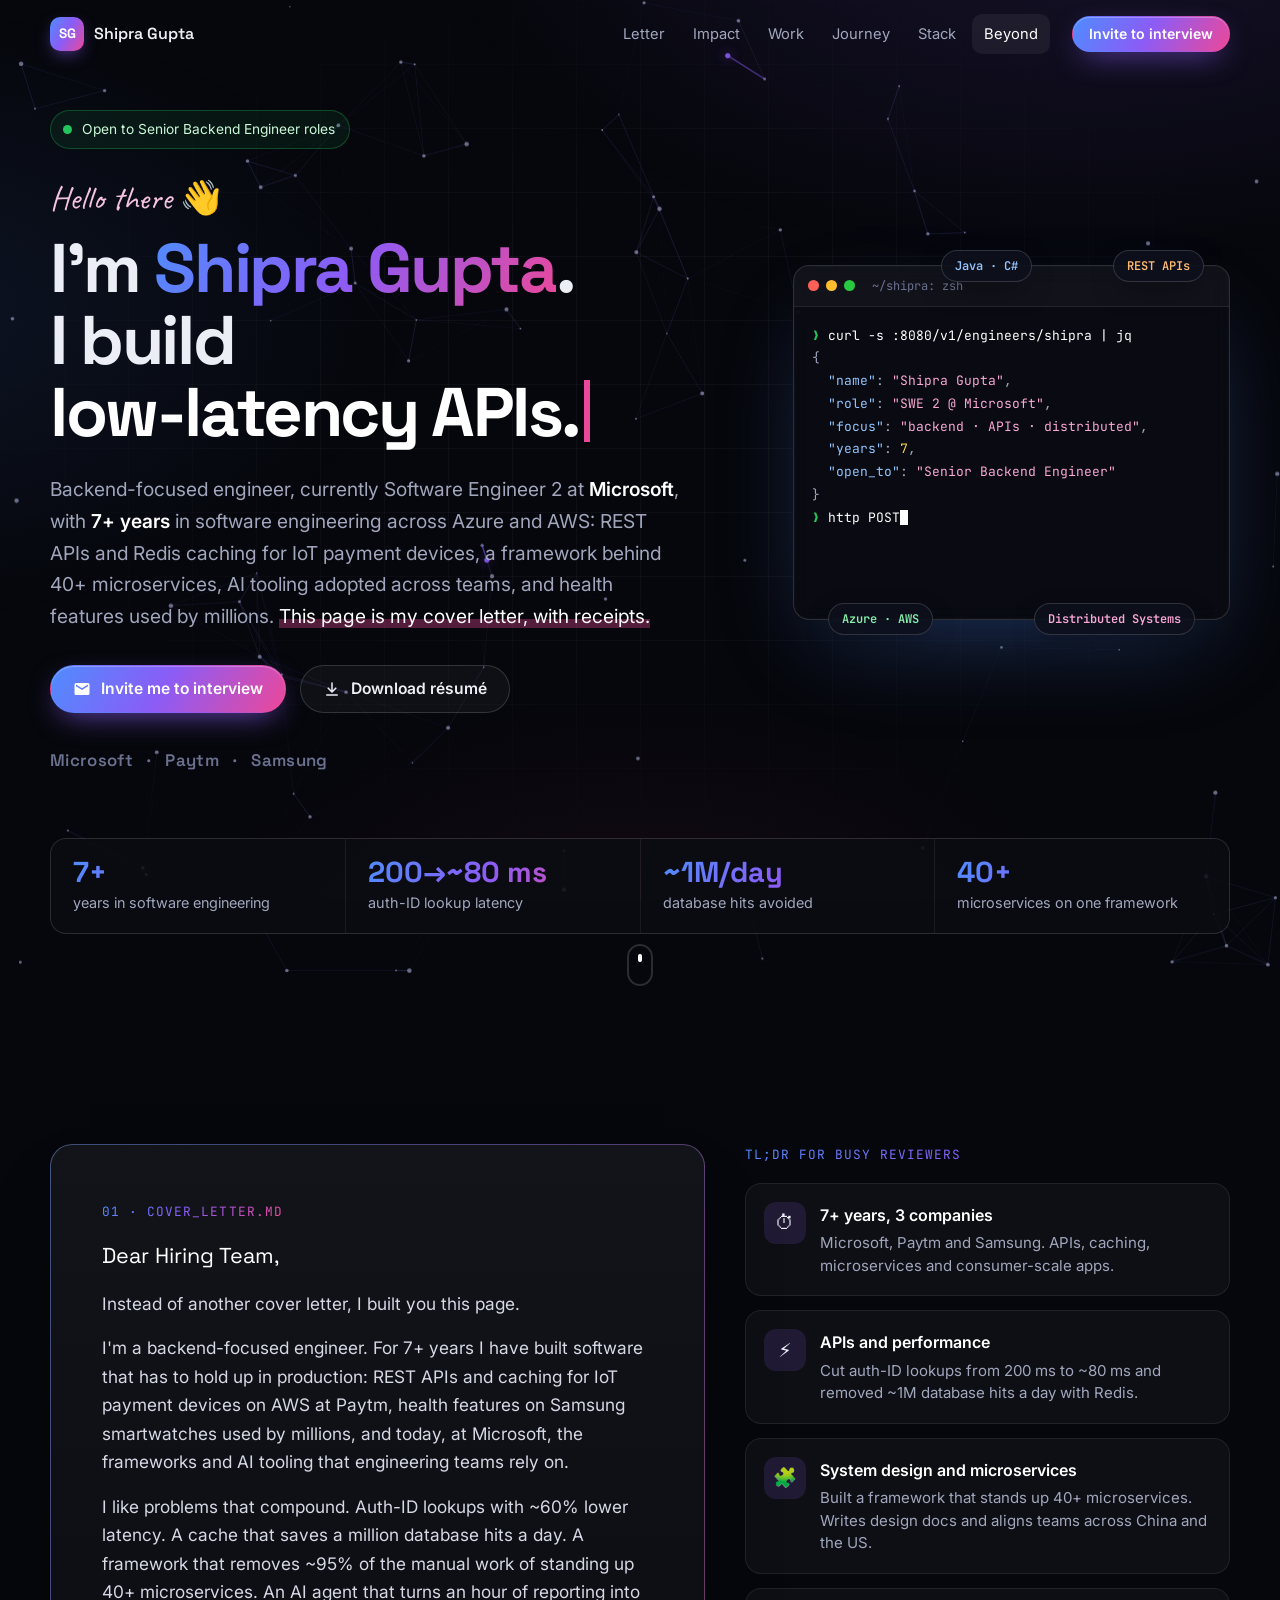
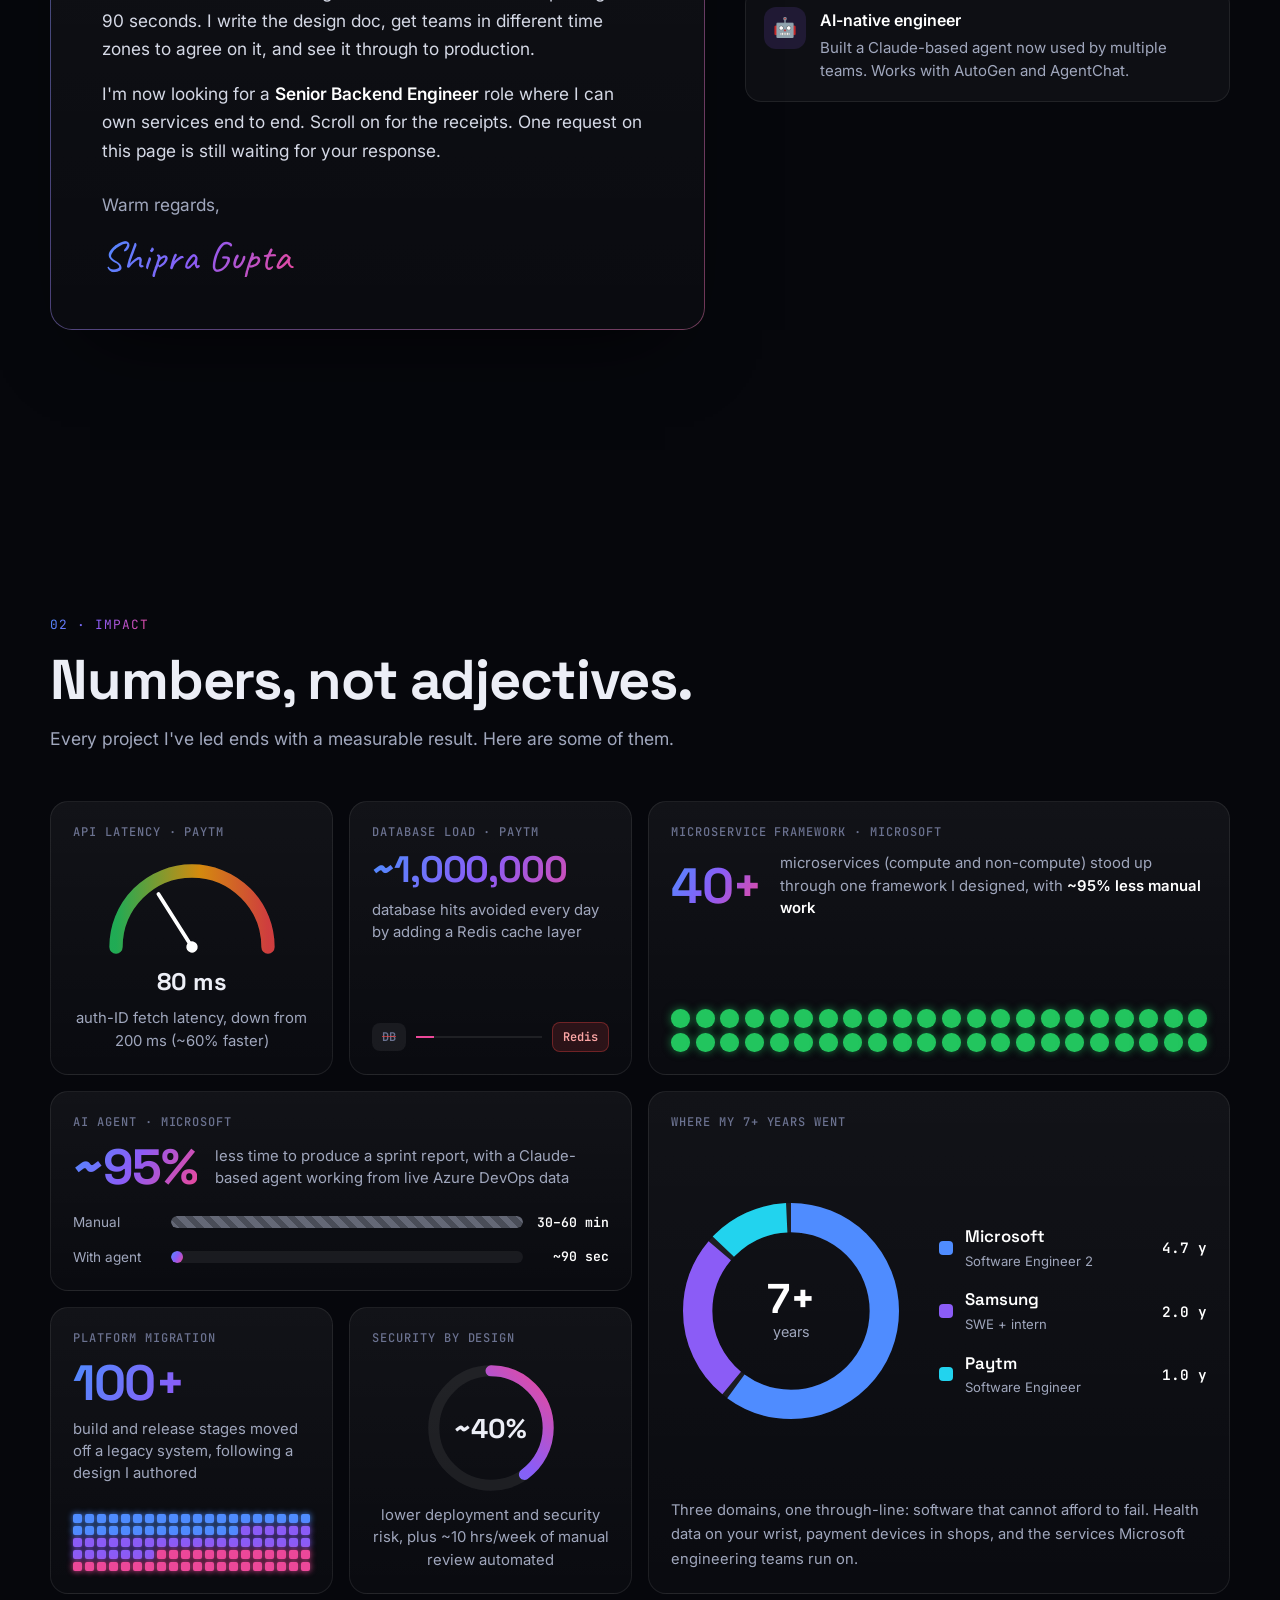
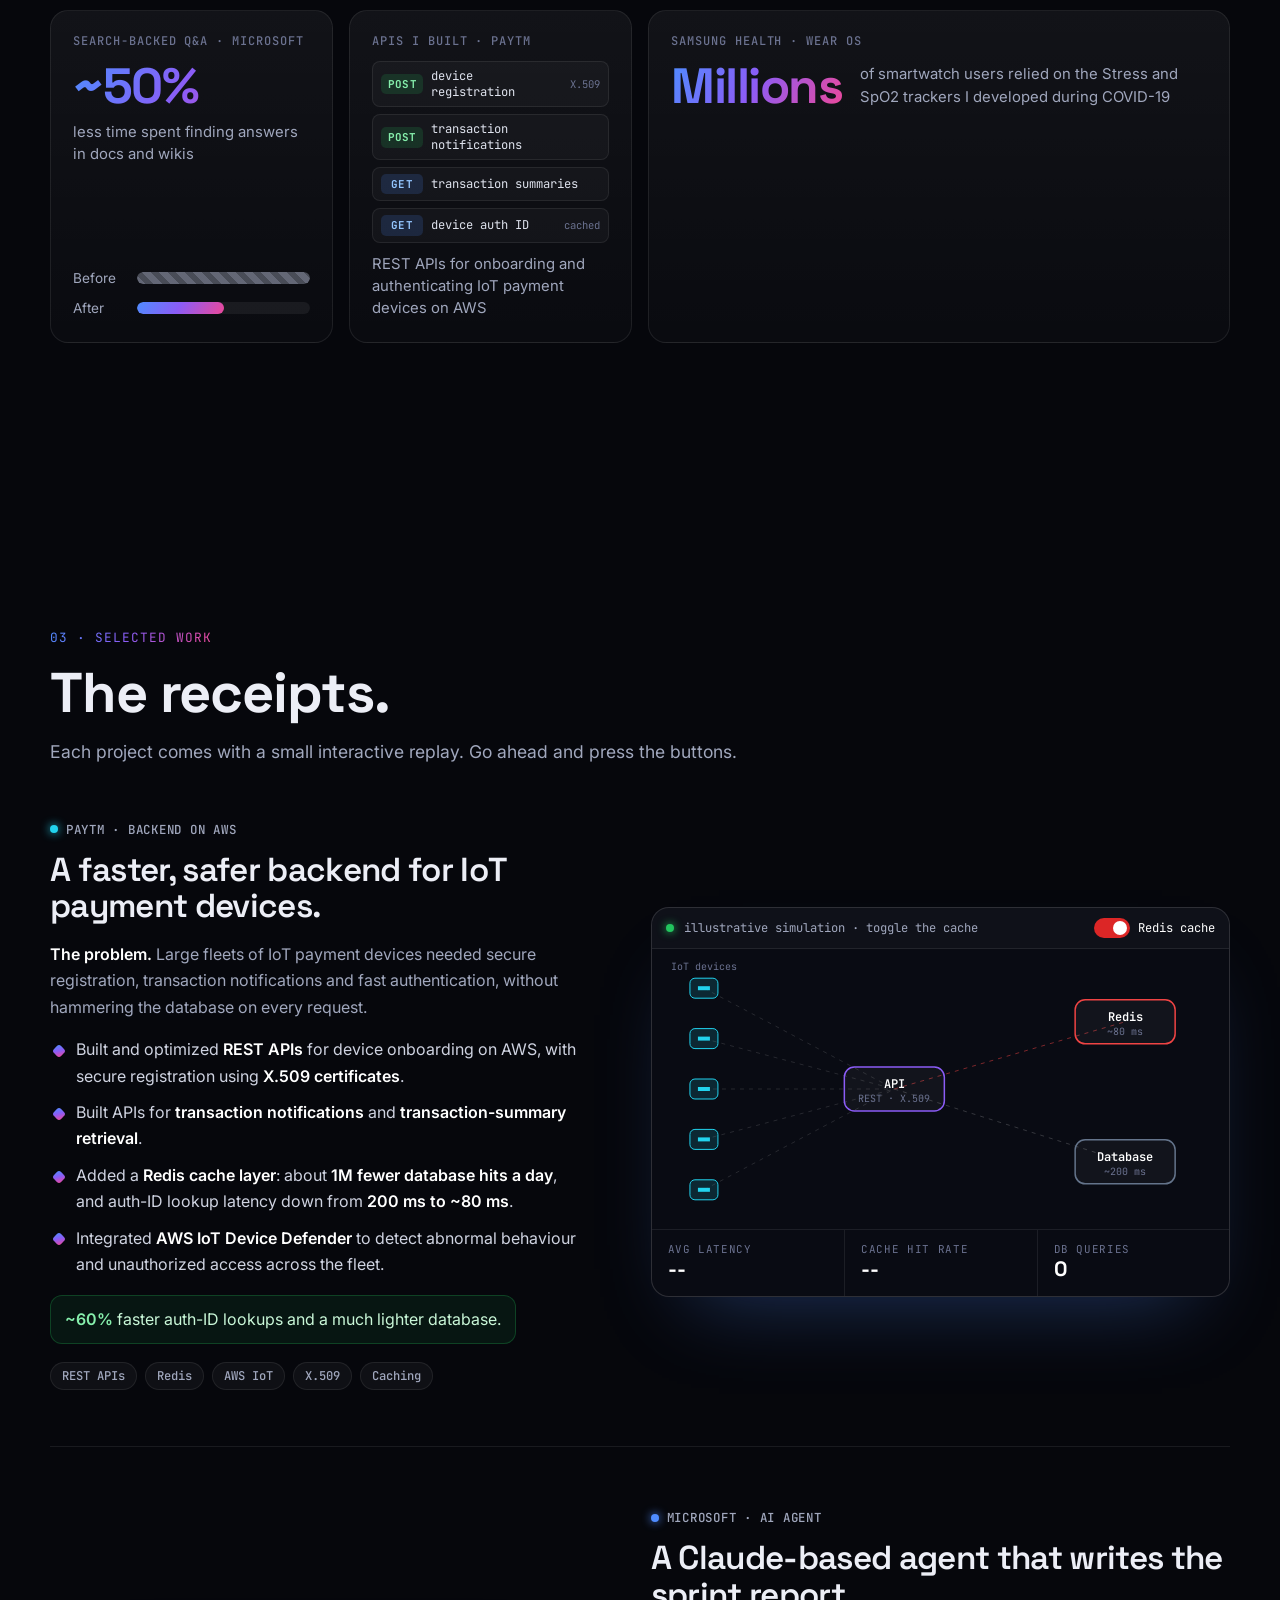
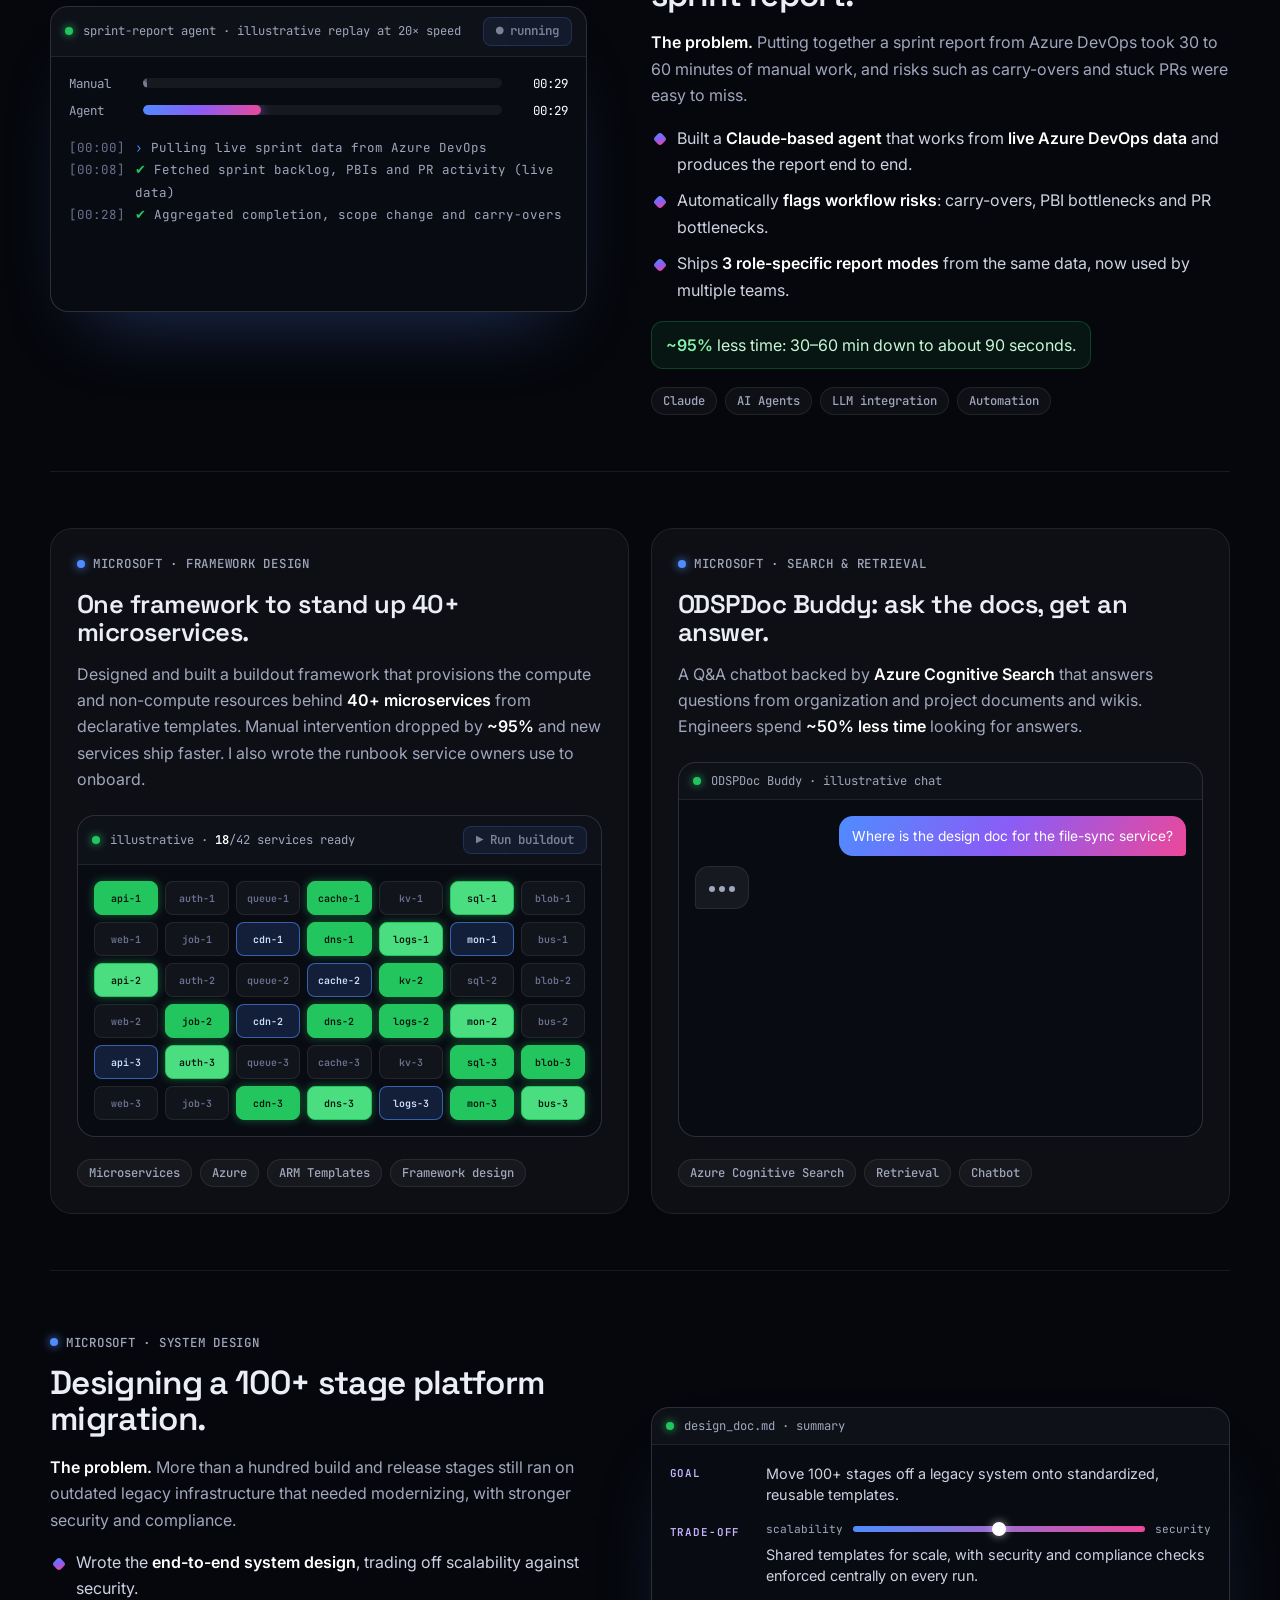
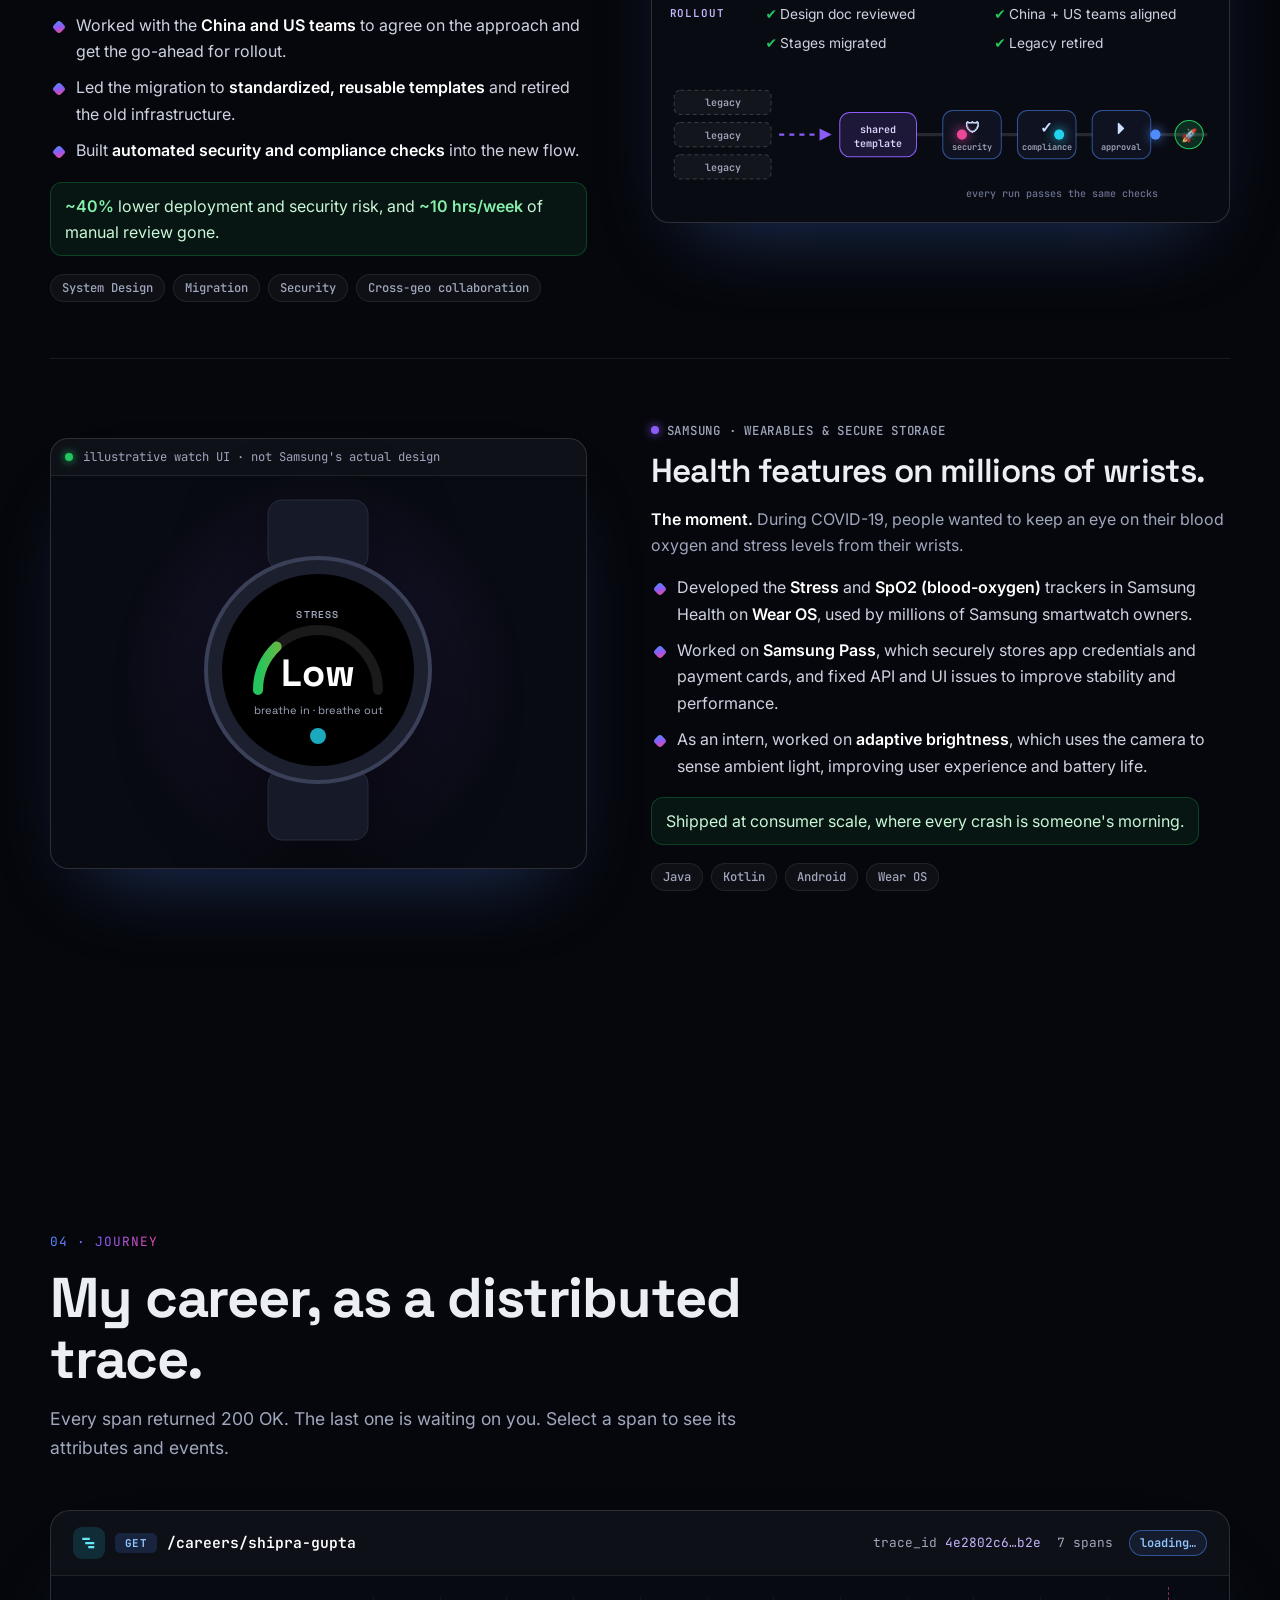
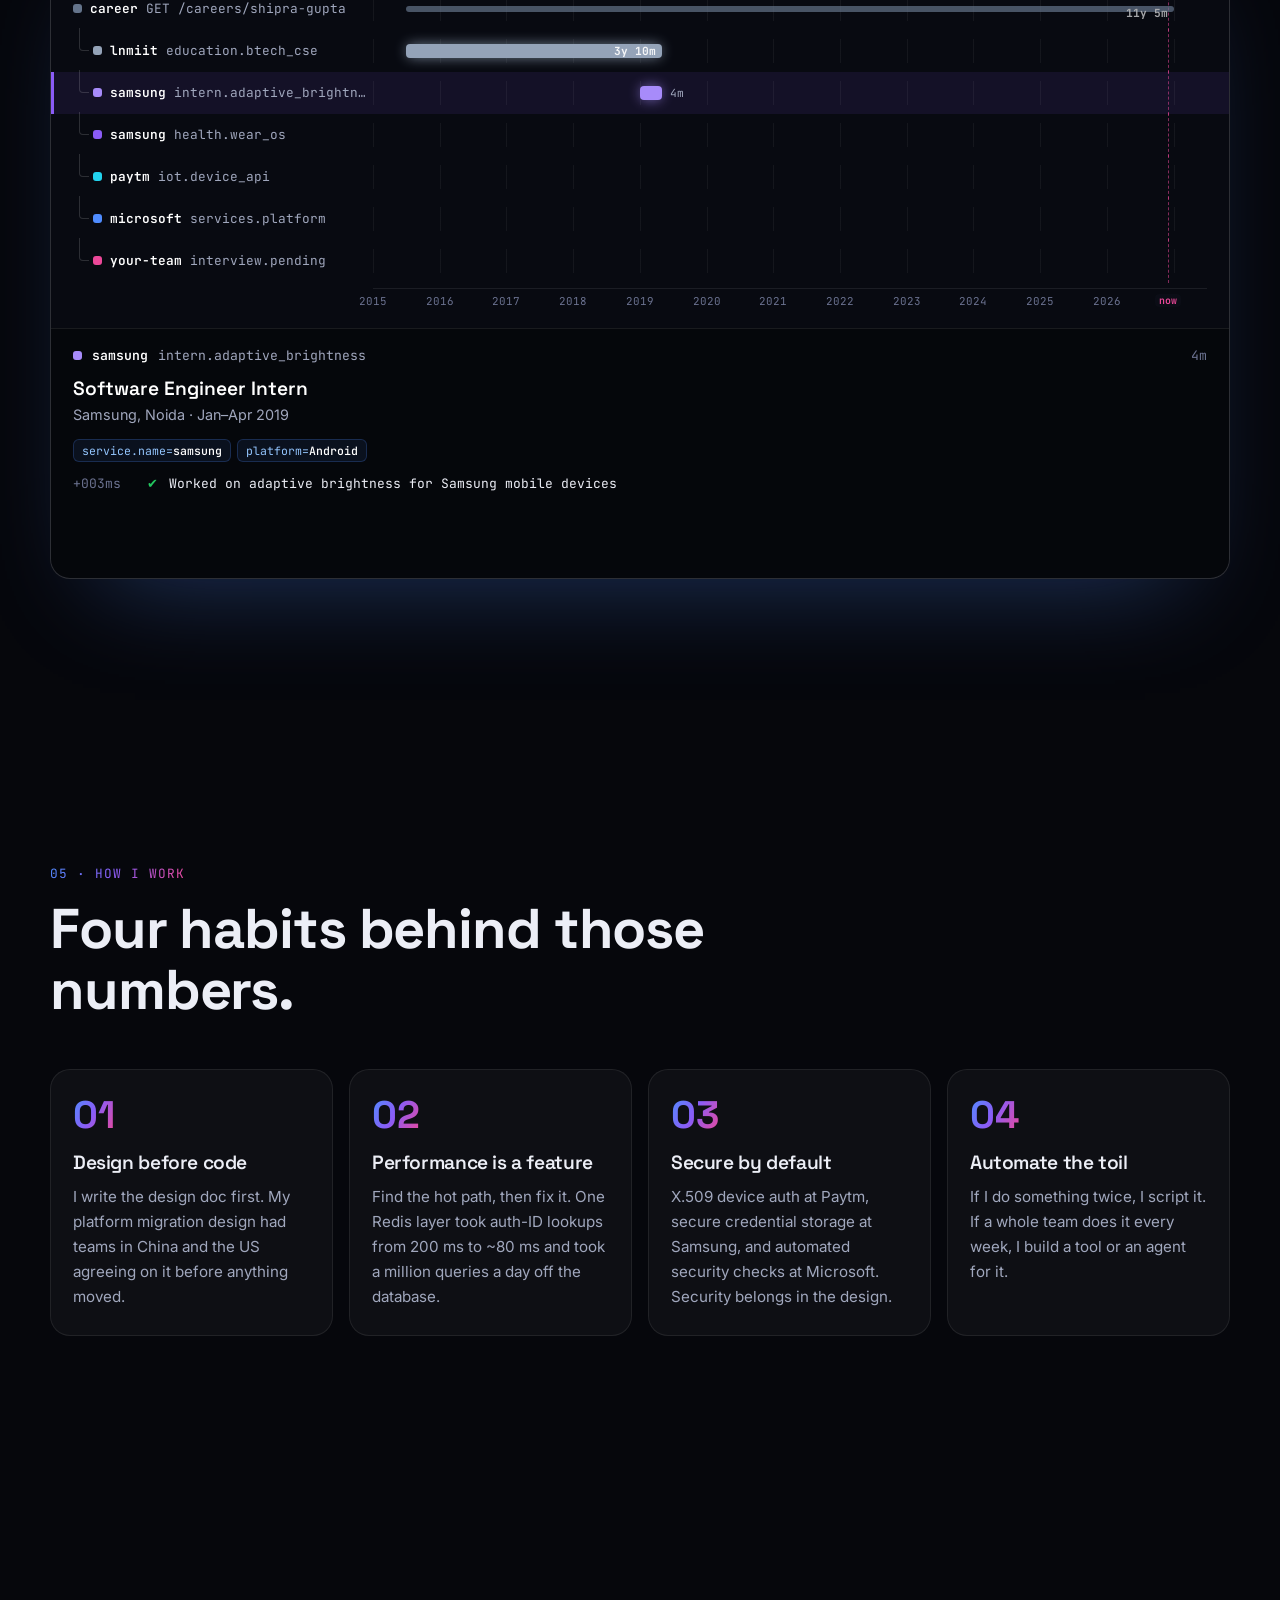
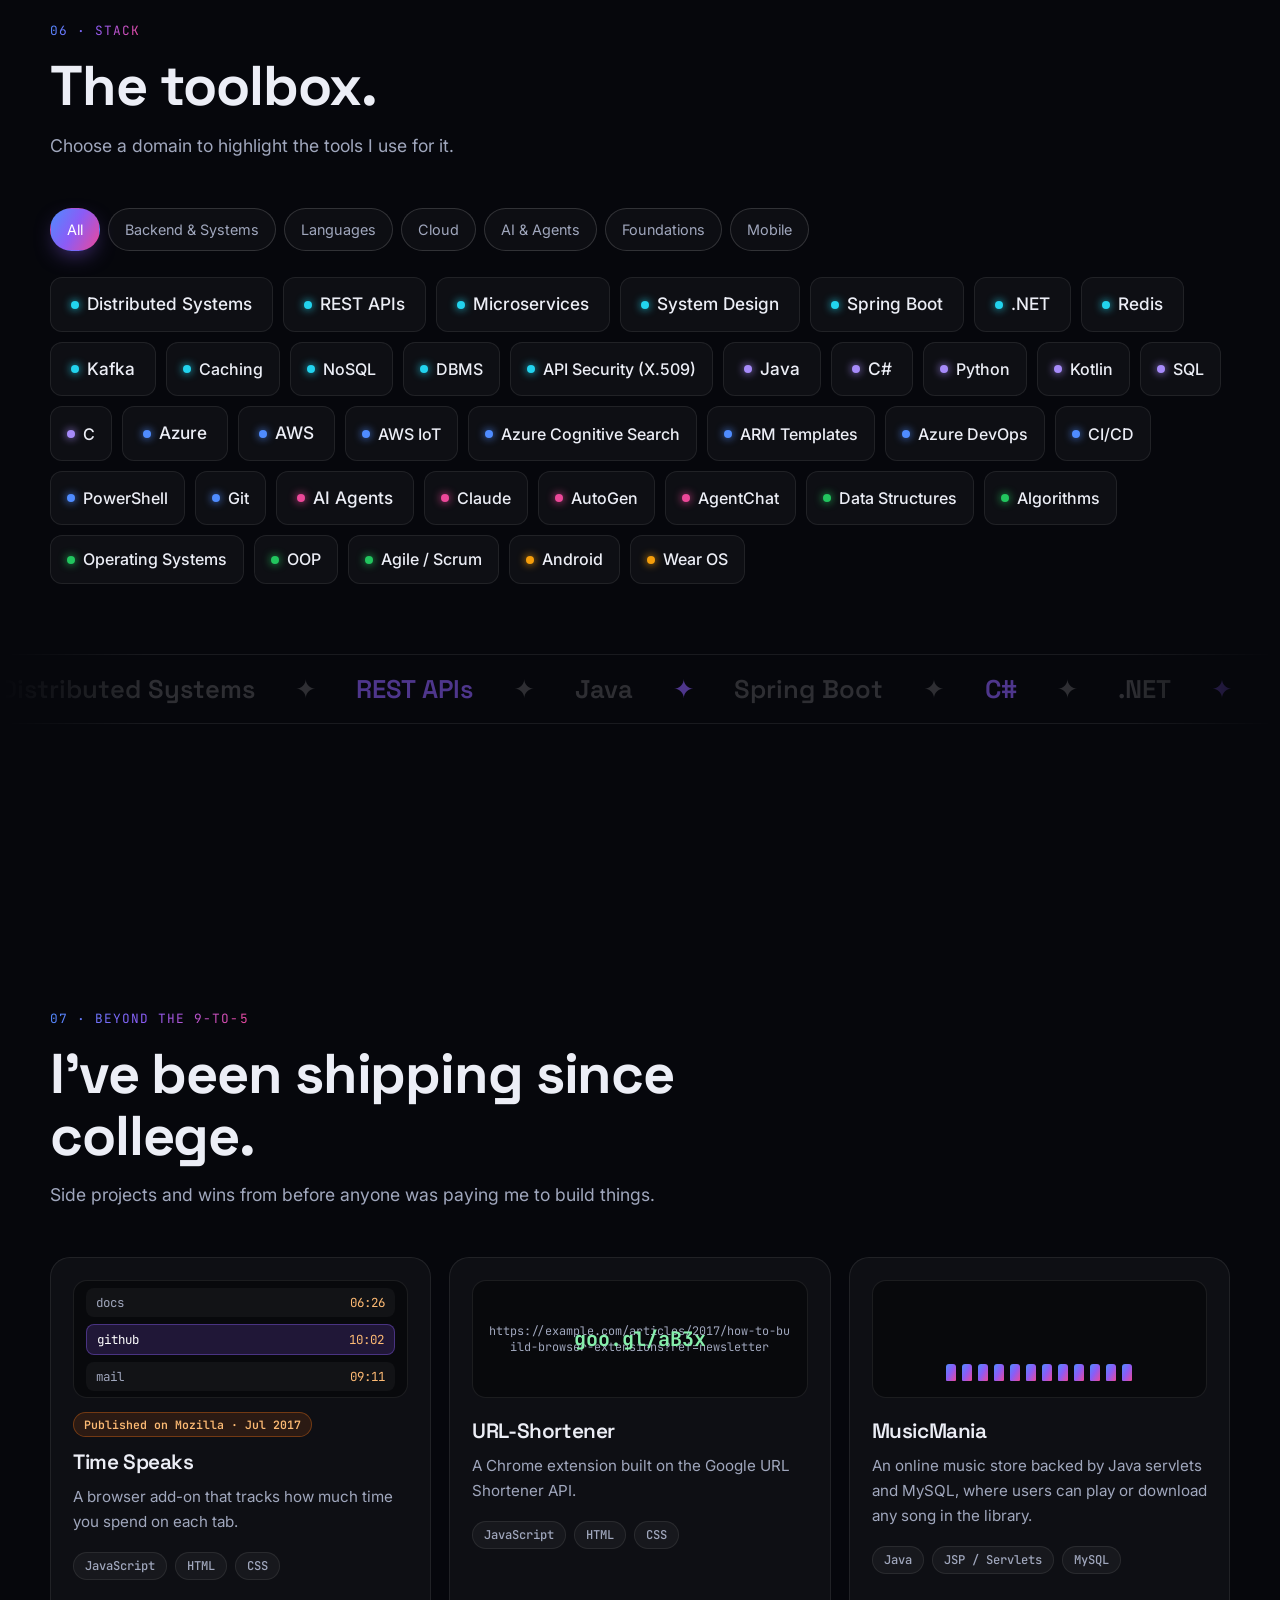
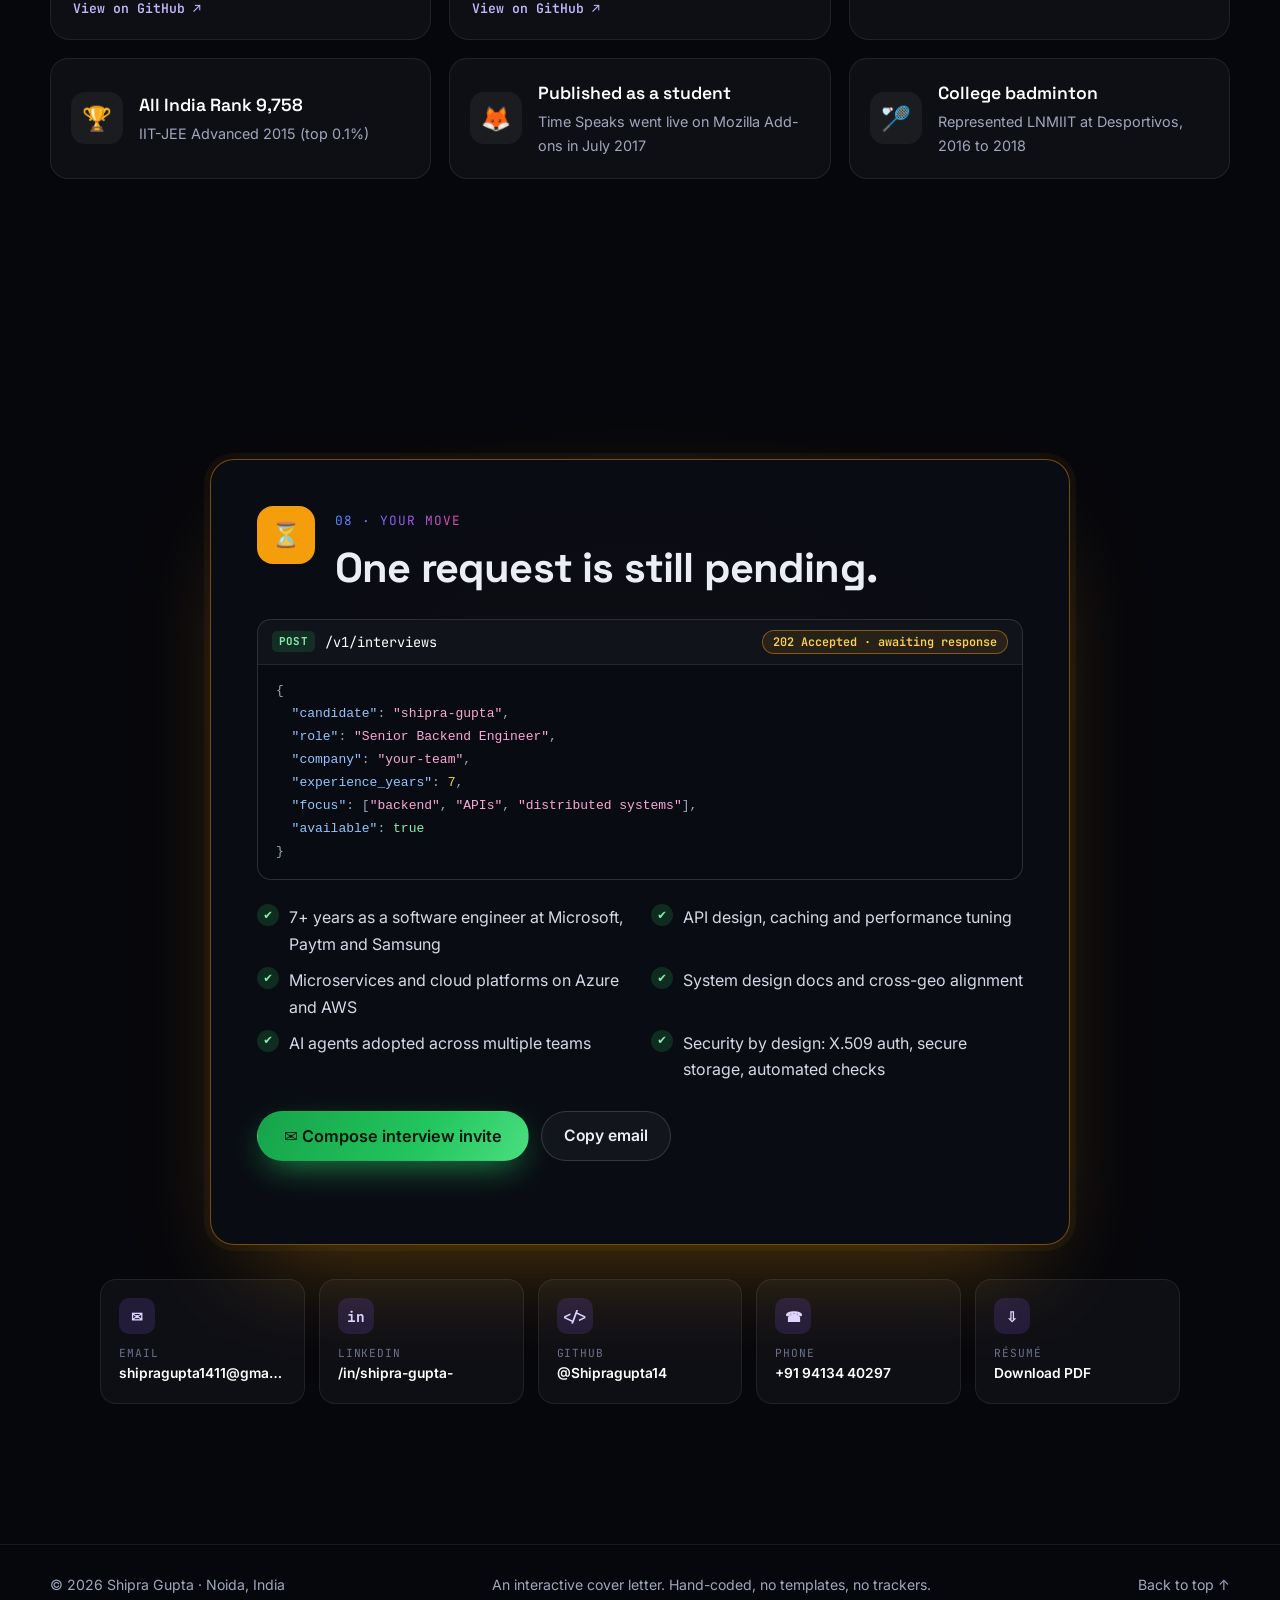
<file: index.html>
<!doctype html>
<html lang="en">
<head>
  <meta charset="utf-8">
  <meta name="viewport" content="width=device-width, initial-scale=1">
  <title>Shipra Gupta · Backend Software Engineer</title>
  <meta name="description" content="Shipra Gupta, backend-focused Software Engineer 2 at Microsoft with 7+ years in software engineering: APIs, microservices and distributed systems on Azure and AWS. An interactive cover letter.">
  <meta name="author" content="Shipra Gupta">
  <meta name="theme-color" content="#06070c">
  <meta property="og:type" content="website">
  <meta property="og:url" content="https://shipragupta14.github.io/">
  <meta property="og:title" content="Shipra Gupta · Backend Software Engineer">
  <meta property="og:description" content="7+ years at Microsoft, Paytm and Samsung. APIs, caching, microservices and AI tooling. An interactive cover letter.">
  <meta property="og:image" content="https://shipragupta14.github.io/assets/og-image.png">
  <meta property="og:image:width" content="1200">
  <meta property="og:image:height" content="630">
  <meta name="twitter:card" content="summary_large_image">
  <meta name="twitter:image" content="https://shipragupta14.github.io/assets/og-image.png">
  <link rel="canonical" href="https://shipragupta14.github.io/">
  <link rel="icon" href="assets/favicon.svg" type="image/svg+xml">
  <link rel="preconnect" href="https://fonts.googleapis.com">
  <link rel="preconnect" href="https://fonts.gstatic.com" crossorigin>
  <link href="https://fonts.googleapis.com/css2?family=Caveat:wght@600&family=Inter:wght@400;500;600;700&family=JetBrains+Mono:wght@400;500;700&family=Space+Grotesk:wght@500;600;700&display=swap" rel="stylesheet">
  <link rel="stylesheet" href="styles.css?v=4">
  <script>document.documentElement.classList.add('js');setTimeout(function(){if(!window.__sgReady)document.documentElement.classList.remove('js');},2500);</script>
</head>
<body>
  <a class="skip" href="#letter">Skip to content</a>
  <div class="progress" aria-hidden="true"><span id="progress-bar"></span></div>
  <div class="cursor-glow" id="cursor-glow" aria-hidden="true"></div>

  <!-- Shared SVG gradients -->
  <svg width="0" height="0" class="sr-only" aria-hidden="true" focusable="false">
    <defs>
      <linearGradient id="grad-main" x1="0" y1="0" x2="1" y2="1">
        <stop offset="0" stop-color="#4f8cff"/>
        <stop offset=".5" stop-color="#8b5cf6"/>
        <stop offset="1" stop-color="#ec4899"/>
      </linearGradient>
      <linearGradient id="grad-gauge" x1="0" y1="0" x2="1" y2="0">
        <stop offset="0" stop-color="#22c55e"/>
        <stop offset=".55" stop-color="#f59e0b"/>
        <stop offset="1" stop-color="#ef4444"/>
      </linearGradient>
    </defs>
  </svg>

  <nav class="nav" id="nav" aria-label="Primary">
    <div class="container nav-inner">
      <a class="brand" href="#top" aria-label="Shipra Gupta, back to top">
        <span class="brand-mark">SG</span><span class="brand-name">Shipra Gupta</span>
      </a>
      <div class="nav-links" id="nav-links">
        <a href="#letter">Letter</a>
        <a href="#impact">Impact</a>
        <a href="#work">Work</a>
        <a href="#journey">Journey</a>
        <a href="#skills">Stack</a>
        <a href="#beyond">Beyond</a>
      </div>
      <a class="btn btn-primary btn-sm nav-cta" href="#approve">Invite to interview</a>
      <button class="menu-btn" id="menu-btn" aria-label="Toggle menu" aria-expanded="false" aria-controls="nav-links"><span></span><span></span></button>
    </div>
  </nav>

  <!-- ============ HERO ============ -->
  <header class="hero" id="top">
    <canvas id="hero-canvas" aria-hidden="true"></canvas>
    <div class="hero-grid" aria-hidden="true"></div>
    <div class="container hero-inner">
      <div class="hero-copy">
        <p class="prepared reveal" id="prepared" hidden>Prepared for&nbsp;<b data-company-name>your team</b></p>
        <p class="status-pill reveal"><span class="pulse-dot"></span><span>Open to <span data-role>Senior Backend Engineer</span> roles</span></p>
        <p class="hello reveal" style="--d:.05s" id="hello">Hello there 👋</p>
        <h1 class="hero-title reveal" style="--d:.1s">
          I'm <span class="grad-text">Shipra Gupta</span>.<br>
          I build<br><span class="scramble-line"><span class="scramble" id="scramble">backend systems.</span><span class="caret" aria-hidden="true"></span></span>
        </h1>
        <p class="hero-lede reveal" style="--d:.15s">
          Backend-focused engineer, currently Software Engineer 2 at <b>Microsoft</b>, with <b><span data-years>7+</span> years</b> in software engineering across Azure and AWS: REST APIs and Redis caching for IoT payment devices, a framework behind 40+ microservices, AI tooling adopted across teams, and health features used by millions.
          <span class="hl">This page is my cover letter, with receipts.</span>
        </p>
        <div class="cta-row reveal" style="--d:.2s">
          <a class="btn btn-primary magnetic" href="#approve">
            <svg viewBox="0 0 24 24" width="18" height="18" aria-hidden="true"><path fill="currentColor" d="M20 4H4a2 2 0 0 0-2 2v12a2 2 0 0 0 2 2h16a2 2 0 0 0 2-2V6a2 2 0 0 0-2-2Zm0 4.2-8 5-8-5V6l8 5 8-5v2.2Z"/></svg>
            Invite me to interview
          </a>
          <a class="btn btn-ghost magnetic" href="assets/Shipra_Gupta_Resume.pdf" download>
            <svg viewBox="0 0 24 24" width="18" height="18" aria-hidden="true"><path fill="currentColor" d="M12 3a1 1 0 0 1 1 1v9.6l3.3-3.3a1 1 0 1 1 1.4 1.4l-5 5a1 1 0 0 1-1.4 0l-5-5a1 1 0 1 1 1.4-1.4l3.3 3.3V4a1 1 0 0 1 1-1ZM5 19h14a1 1 0 1 1 0 2H5a1 1 0 1 1 0-2Z"/></svg>
            Download résumé
          </a>
        </div>
        <ul class="logo-row reveal" style="--d:.25s" aria-label="Companies">
          <li>Microsoft</li><li aria-hidden="true">·</li><li>Paytm</li><li aria-hidden="true">·</li><li>Samsung</li>
        </ul>
      </div>

      <div class="hero-side reveal" style="--d:.2s">
        <div class="term">
          <div class="term-bar"><i></i><i></i><i></i><span>~/shipra: zsh</span></div>
          <div class="term-body" id="hero-term" role="log" aria-live="off"></div>
        </div>
        <span class="float-chip fc1">Java · C#</span>
        <span class="float-chip fc2">REST APIs</span>
        <span class="float-chip fc3">Distributed Systems</span>
        <span class="float-chip fc4">Azure · AWS</span>
      </div>
    </div>

    <div class="container">
      <div class="hero-stats reveal" style="--d:.3s">
        <div><b><span data-years>7+</span></b><span>years in software engineering</span></div>
        <div><b>200→~80 ms</b><span>auth-ID lookup latency</span></div>
        <div><b>~1M/day</b><span>database hits avoided</span></div>
        <div><b>40+</b><span>microservices on one framework</span></div>
      </div>
    </div>
    <a class="scroll-cue" href="#letter" aria-label="Scroll to the letter"><span></span></a>
  </header>

  <main>
    <!-- ============ LETTER ============ -->
    <section class="section" id="letter">
      <div class="container letter-grid">
        <article class="letter reveal">
          <p class="kicker">01 · cover_letter.md</p>
          <p class="salutation">Dear <span data-recipient>Hiring Team</span>,</p>
          <p>Instead of another cover letter, I built you this page.</p>
          <p>I'm a backend-focused engineer. For <span data-years>7+</span> years I have built software that has to hold up in production: REST APIs and caching for IoT payment devices on AWS at Paytm, health features on Samsung smartwatches used by millions, and today, at Microsoft, the frameworks and AI tooling that engineering teams rely on.</p>
          <p>I like problems that compound. Auth-ID lookups with ~60% lower latency. A cache that saves a million database hits a day. A framework that removes ~95% of the manual work of standing up 40+ microservices. An AI agent that turns an hour of reporting into 90 seconds. I write the design doc, get teams in different time zones to agree on it, and see it through to production.</p>
          <p>I'm now looking for a <b data-role>Senior Backend Engineer</b> role<span data-at-company></span> where I can own services end to end. Scroll on for the receipts. One request on this page is still waiting for your response.</p>
          <p class="signoff">Warm regards,</p>
          <p class="signature" aria-label="Signature: Shipra Gupta"><span>Shipra Gupta</span></p>
        </article>

        <aside class="tldr" aria-label="TL;DR">
          <p class="kicker reveal">TL;DR for busy reviewers</p>
          <div class="tldr-card reveal spot" style="--d:.05s">
            <span class="tldr-ico">⏱</span>
            <div><b><span data-years>7+</span> years, 3 companies</b><p>Microsoft, Paytm and Samsung. APIs, caching, microservices and consumer-scale apps.</p></div>
          </div>
          <div class="tldr-card reveal spot" style="--d:.1s">
            <span class="tldr-ico">⚡</span>
            <div><b>APIs and performance</b><p>Cut auth-ID lookups from 200 ms to ~80 ms and removed ~1M database hits a day with Redis.</p></div>
          </div>
          <div class="tldr-card reveal spot" style="--d:.15s">
            <span class="tldr-ico">🧩</span>
            <div><b>System design and microservices</b><p>Built a framework that stands up 40+ microservices. Writes design docs and aligns teams across China and the US.</p></div>
          </div>
          <div class="tldr-card reveal spot" style="--d:.2s">
            <span class="tldr-ico">🤖</span>
            <div><b>AI-native engineer</b><p>Built a Claude-based agent now used by multiple teams. Works with AutoGen and AgentChat.</p></div>
          </div>
        </aside>
      </div>
    </section>

    <!-- ============ IMPACT ============ -->
    <section class="section" id="impact">
      <div class="container">
        <header class="section-head reveal">
          <p class="kicker">02 · Impact</p>
          <h2>Numbers, not adjectives.</h2>
          <p>Every project I've led ends with a measurable result. Here are some of them.</p>
        </header>

        <div class="bento">
          <!-- Latency gauge -->
          <div class="card reveal spot center-card">
            <p class="card-label">API latency · Paytm</p>
            <div class="gauge">
              <svg viewBox="0 0 200 116" aria-hidden="true">
                <path class="gauge-bg" d="M20 100 A80 80 0 0 1 180 100"/>
                <path class="gauge-fg" d="M20 100 A80 80 0 0 1 180 100"/>
                <g class="needle"><line x1="100" y1="100" x2="100" y2="34"/><circle cx="100" cy="100" r="6"/></g>
              </svg>
              <span class="gauge-val"><span data-count data-from="200" data-to="80" data-suffix=" ms">80 ms</span></span>
            </div>
            <p class="metric-sub">auth-ID fetch latency, down from 200 ms (~60% faster)</p>
          </div>

          <!-- 1M hits -->
          <div class="card reveal spot" style="--d:.05s">
            <p class="card-label">Database load · Paytm</p>
            <span class="metric small"><span data-count data-to="1000000" data-prefix="~" data-format="comma">~1,000,000</span></span>
            <p class="metric-sub">database hits avoided every day by adding a Redis cache layer</p>
            <div class="db-viz" aria-hidden="true">
              <span class="db-ico">DB</span><span class="db-flow"><i></i><i></i><i></i></span><span class="db-cache">Redis</span>
            </div>
          </div>

          <!-- 40+ microservices -->
          <div class="card c2 reveal spot" style="--d:.1s">
            <p class="card-label">Microservice framework · Microsoft</p>
            <div class="metric-row">
              <span class="metric"><span data-count data-to="40" data-suffix="+">40+</span></span>
              <span class="metric-sub">microservices (compute and non-compute) stood up through one framework I designed, with <b>~95% less manual work</b></span>
            </div>
            <div class="svc-dots" data-dots="44" aria-hidden="true"></div>
          </div>

          <!-- Sprint report -->
          <div class="card c2 reveal spot">
            <p class="card-label">AI agent · Microsoft</p>
            <div class="metric-row">
              <span class="metric"><span data-count data-to="95" data-prefix="~" data-suffix="%">~95%</span></span>
              <span class="metric-sub">less time to produce a sprint report, with a Claude-based agent working from live Azure DevOps data</span>
            </div>
            <div class="cmp">
              <div class="cmp-row"><span>Manual</span><div class="cmp-track"><i class="cmp-fill muted-fill" style="--w:100%"></i></div><em>30–60 min</em></div>
              <div class="cmp-row"><span>With agent</span><div class="cmp-track"><i class="cmp-fill" style="--w:3.5%"></i></div><em>~90 sec</em></div>
            </div>
          </div>

          <!-- Donut: years -->
          <div class="card c2 r2 reveal spot" style="--d:.1s">
            <p class="card-label">Where my <span data-years>7+</span> years went</p>
            <div class="donut-wrap">
              <div class="donut">
                <svg viewBox="0 0 180 180" id="donut" aria-hidden="true"></svg>
                <div class="donut-center"><b><span data-years>7+</span></b><span>years</span></div>
              </div>
              <ul class="legend" id="donut-legend"></ul>
            </div>
            <p class="donut-note">Three domains, one through-line: software that cannot afford to fail. Health data on your wrist, payment devices in shops, and the services Microsoft engineering teams run on.</p>
          </div>

          <!-- 100+ stages -->
          <div class="card reveal spot" style="--d:.05s">
            <p class="card-label">Platform migration</p>
            <span class="metric"><span data-count data-to="100" data-suffix="+">100+</span></span>
            <p class="metric-sub">build and release stages moved off a legacy system, following a design I authored</p>
            <div class="cells" data-cells="100" aria-hidden="true"></div>
          </div>

          <!-- Ring 40% -->
          <div class="card reveal spot center-card" style="--d:.1s">
            <p class="card-label">Security by design</p>
            <div class="ring" style="--p:40">
              <svg viewBox="0 0 120 120" aria-hidden="true">
                <circle class="ring-bg" cx="60" cy="60" r="52"/>
                <circle class="ring-fg" cx="60" cy="60" r="52"/>
              </svg>
              <span class="ring-val"><span data-count data-to="40" data-prefix="~" data-suffix="%">~40%</span></span>
            </div>
            <p class="metric-sub">lower deployment and security risk, plus ~10 hrs/week of manual review automated</p>
          </div>

          <!-- 50% knowledge -->
          <div class="card reveal spot" style="--d:.05s">
            <p class="card-label">Search-backed Q&amp;A · Microsoft</p>
            <span class="metric"><span data-count data-to="50" data-prefix="~" data-suffix="%">~50%</span></span>
            <p class="metric-sub">less time spent finding answers in docs and wikis</p>
            <div class="cmp tight">
              <div class="cmp-row"><span>Before</span><div class="cmp-track"><i class="cmp-fill muted-fill" style="--w:100%"></i></div></div>
              <div class="cmp-row"><span>After</span><div class="cmp-track"><i class="cmp-fill" style="--w:50%"></i></div></div>
            </div>
          </div>

          <!-- API surface -->
          <div class="card reveal spot" style="--d:.1s">
            <p class="card-label">APIs I built · Paytm</p>
            <ul class="endpoints">
              <li><span class="verb post">POST</span>device registration <small>X.509</small></li>
              <li><span class="verb post">POST</span>transaction notifications</li>
              <li><span class="verb get">GET</span>transaction summaries</li>
              <li><span class="verb get">GET</span>device auth ID <small>cached</small></li>
            </ul>
            <p class="metric-sub">REST APIs for onboarding and authenticating IoT payment devices on AWS</p>
          </div>

          <!-- Millions -->
          <div class="card c2 reveal spot millions" style="--d:.15s">
            <p class="card-label">Samsung Health · Wear OS</p>
            <div class="metric-row">
              <span class="metric">Millions</span>
              <span class="metric-sub">of smartwatch users relied on the Stress and SpO2 trackers I developed during COVID-19</span>
            </div>
            <svg class="ecg" viewBox="0 0 600 60" preserveAspectRatio="none" aria-hidden="true">
              <path d="M0 30 H120 L135 30 L145 8 L158 52 L170 22 L180 30 H300 L315 30 L325 8 L338 52 L350 22 L360 30 H480 L495 30 L505 8 L518 52 L530 22 L540 30 H600"/>
            </svg>
          </div>
        </div>
      </div>
    </section>

    <!-- ============ WORK ============ -->
    <section class="section" id="work">
      <div class="container">
        <header class="section-head reveal">
          <p class="kicker">03 · Selected work</p>
          <h2>The receipts.</h2>
          <p>Each project comes with a small interactive replay. Go ahead and press the buttons.</p>
        </header>

        <!-- Case 1: Paytm backend -->
        <article class="case">
          <div class="case-copy reveal">
            <p class="case-tag"><span class="tag-dot pay"></span>Paytm · Backend on AWS</p>
            <h3>A faster, safer backend for IoT payment devices.</h3>
            <p class="case-problem"><b>The problem.</b> Large fleets of IoT payment devices needed secure registration, transaction notifications and fast authentication, without hammering the database on every request.</p>
            <ul class="case-points">
              <li>Built and optimized <b>REST APIs</b> for device onboarding on AWS, with secure registration using <b>X.509 certificates</b>.</li>
              <li>Built APIs for <b>transaction notifications</b> and <b>transaction-summary retrieval</b>.</li>
              <li>Added a <b>Redis cache layer</b>: about <b>1M fewer database hits a day</b>, and auth-ID lookup latency down from <b>200 ms to ~80 ms</b>.</li>
              <li>Integrated <b>AWS IoT Device Defender</b> to detect abnormal behaviour and unauthorized access across the fleet.</li>
            </ul>
            <p class="case-result"><b>~60%</b> faster auth-ID lookups and a much lighter database.</p>
            <div class="chips"><span>REST APIs</span><span>Redis</span><span>AWS IoT</span><span>X.509</span><span>Caching</span></div>
          </div>
          <div class="demo reveal" style="--d:.1s" id="cache-demo">
            <div class="demo-bar">
              <span class="live-dot"></span><span>illustrative simulation · toggle the cache</span>
              <label class="switch"><input type="checkbox" id="cache-toggle" checked><span class="sw"></span><span class="sw-label">Redis cache</span></label>
            </div>
            <canvas id="cache-canvas" aria-label="Simulation of requests hitting a Redis cache instead of the database" role="img"></canvas>
            <div class="cache-stats">
              <div><small>avg latency</small><b id="c-lat">--</b></div>
              <div><small>cache hit rate</small><b id="c-hit">--</b></div>
              <div><small>DB queries</small><b id="c-db">0</b></div>
            </div>
          </div>
        </article>

        <!-- Case 2: LLM service -->
        <article class="case flip">
          <div class="case-copy reveal">
            <p class="case-tag"><span class="tag-dot ms"></span>Microsoft · AI agent</p>
            <h3>A Claude-based agent that writes the sprint report.</h3>
            <p class="case-problem"><b>The problem.</b> Putting together a sprint report from Azure DevOps took 30 to 60 minutes of manual work, and risks such as carry-overs and stuck PRs were easy to miss.</p>
            <ul class="case-points">
              <li>Built a <b>Claude-based agent</b> that works from <b>live Azure DevOps data</b> and produces the report end to end.</li>
              <li>Automatically <b>flags workflow risks</b>: carry-overs, PBI bottlenecks and PR bottlenecks.</li>
              <li>Ships <b>3 role-specific report modes</b> from the same data, now used by multiple teams.</li>
            </ul>
            <p class="case-result"><b>~95%</b> less time: 30–60 min down to about 90 seconds.</p>
            <div class="chips"><span>Claude</span><span>AI Agents</span><span>LLM integration</span><span>Automation</span></div>
          </div>
          <div class="demo reveal" style="--d:.1s" id="agent-demo">
            <div class="demo-bar"><span class="live-dot"></span><span>sprint-report agent · illustrative replay at 20× speed</span><button class="btn btn-xs" id="agent-run" type="button">▶ Run</button></div>
            <div class="race">
              <div class="race-row"><span>Manual</span><div class="track"><i id="race-manual"></i></div><time id="t-manual">00:00</time></div>
              <div class="race-row"><span>Agent</span><div class="track agent"><i id="race-agent"></i></div><time id="t-agent">00:00</time></div>
            </div>
            <div class="agent-log" id="agent-log" aria-live="polite"><span class="muted">$ press “Run” to start the replay</span></div>
            <div class="report" id="agent-report" hidden>
              <div class="report-head"><b>Sprint report</b><span class="pill ok">generated</span></div>
              <div class="report-grid">
                <div><small>Views</small><b>3 role-specific</b></div>
                <div><small>Risks flagged</small><b class="warn">carry-overs · PR waits</b></div>
                <div><small>Time taken</small><b class="ok">~90 s</b></div>
              </div>
              <p class="report-note">Illustrative replay. Real reports are built from live Azure DevOps data.</p>
            </div>
          </div>
        </article>

        <!-- Case 3 + 4: pair -->
        <div class="case-pair">
          <article class="case-mini reveal spot">
            <p class="case-tag"><span class="tag-dot ms"></span>Microsoft · Framework design</p>
            <h3>One framework to stand up 40+ microservices.</h3>
            <p>Designed and built a buildout framework that provisions the compute and non-compute resources behind <b>40+ microservices</b> from declarative templates. Manual intervention dropped by <b>~95%</b> and new services ship faster. I also wrote the runbook service owners use to onboard.</p>
            <div class="demo compact" id="svc-demo">
              <div class="demo-bar"><span class="live-dot"></span><span>illustrative · <b id="svc-ready">0</b>/<span id="svc-total">42</span> services ready</span><button class="btn btn-xs" id="svc-run" type="button">▶ Run buildout</button></div>
              <div class="svc-grid" id="svc-grid" aria-hidden="true"></div>
            </div>
            <div class="chips"><span>Microservices</span><span>Azure</span><span>ARM Templates</span><span>Framework design</span></div>
          </article>

          <article class="case-mini reveal spot" style="--d:.1s">
            <p class="case-tag"><span class="tag-dot ms"></span>Microsoft · Search &amp; retrieval</p>
            <h3>ODSPDoc Buddy: ask the docs, get an answer.</h3>
            <p>A Q&amp;A chatbot backed by <b>Azure Cognitive Search</b> that answers questions from organization and project documents and wikis. Engineers spend <b>~50% less time</b> looking for answers.</p>
            <div class="demo compact chat" id="chat-demo" aria-hidden="true">
              <div class="demo-bar"><span class="live-dot"></span><span>ODSPDoc Buddy · illustrative chat</span></div>
              <div class="chat-body" id="chat-body"></div>
            </div>
            <div class="chips"><span>Azure Cognitive Search</span><span>Retrieval</span><span>Chatbot</span></div>
          </article>
        </div>

        <!-- Case 5: platform migration as system design -->
        <article class="case">
          <div class="case-copy reveal">
            <p class="case-tag"><span class="tag-dot ms"></span>Microsoft · System design</p>
            <h3>Designing a 100+ stage platform migration.</h3>
            <p class="case-problem"><b>The problem.</b> More than a hundred build and release stages still ran on outdated legacy infrastructure that needed modernizing, with stronger security and compliance.</p>
            <ul class="case-points">
              <li>Wrote the <b>end-to-end system design</b>, trading off scalability against security.</li>
              <li>Worked with the <b>China and US teams</b> to agree on the approach and get the go-ahead for rollout.</li>
              <li>Led the migration to <b>standardized, reusable templates</b> and retired the old infrastructure.</li>
              <li>Built <b>automated security and compliance checks</b> into the new flow.</li>
            </ul>
            <p class="case-result"><b>~40%</b> lower deployment and security risk, and <b>~10 hrs/week</b> of manual review gone.</p>
            <div class="chips"><span>System Design</span><span>Migration</span><span>Security</span><span>Cross-geo collaboration</span></div>
          </div>
          <div class="demo reveal" style="--d:.1s">
            <div class="demo-bar"><span class="live-dot"></span><span>design_doc.md · summary</span></div>
            <div class="doc">
              <div class="doc-sec"><span class="doc-h">Goal</span><p>Move 100+ stages off a legacy system onto standardized, reusable templates.</p></div>
              <div class="doc-sec"><span class="doc-h">Trade-off</span>
                <div>
                  <div class="tradeoff" aria-hidden="true"><span>scalability</span><i><b></b></i><span>security</span></div>
                  <p>Shared templates for scale, with security and compliance checks enforced centrally on every run.</p>
                </div>
              </div>
              <div class="doc-sec"><span class="doc-h">Rollout</span>
                <ol class="rollout">
                  <li class="ok">Design doc reviewed</li>
                  <li class="ok">China + US teams aligned</li>
                  <li class="ok">Stages migrated</li>
                  <li class="ok">Legacy retired</li>
                </ol>
              </div>
            </div>
            <svg class="flow" viewBox="0 0 560 150" role="img" aria-label="Diagram: work moves from legacy stages into shared templates and passes security, compliance and approval checks before release.">
              <g class="legacy">
                <rect x="16" y="20" width="96" height="24" rx="6"/><rect x="16" y="52" width="96" height="24" rx="6"/><rect x="16" y="84" width="96" height="24" rx="6"/>
                <text x="64" y="36">legacy</text><text x="64" y="68">legacy</text><text x="64" y="100">legacy</text>
              </g>
              <path class="migrate" d="M120 64 H160"/>
              <polygon class="migrate-head" points="160,58 172,64 160,70"/>
              <g class="tpl"><rect x="180" y="42" width="76" height="44" rx="10"/><text x="218" y="62">shared</text><text x="218" y="76">template</text></g>
              <path class="lane" d="M256 64 H544"/>
              <g class="gate g1"><rect x="282" y="40" width="58" height="48" rx="10"/><text x="311" y="62">🛡</text><text class="g-l" x="311" y="79">security</text></g>
              <g class="gate g2"><rect x="356" y="40" width="58" height="48" rx="10"/><text x="385" y="62">✓</text><text class="g-l" x="385" y="79">compliance</text></g>
              <g class="gate g3"><rect x="430" y="40" width="58" height="48" rx="10"/><text x="459" y="62">⏵</text><text class="g-l" x="459" y="79">approval</text></g>
              <g class="ship"><circle cx="526" cy="64" r="14"/><text x="526" y="69">🚀</text></g>
              <circle class="pkt" r="5"><animateMotion dur="3.2s" repeatCount="indefinite" path="M256 64 H544"/></circle>
              <circle class="pkt p2" r="5"><animateMotion dur="3.2s" begin="1.07s" repeatCount="indefinite" path="M256 64 H544"/></circle>
              <circle class="pkt p3" r="5"><animateMotion dur="3.2s" begin="2.13s" repeatCount="indefinite" path="M256 64 H544"/></circle>
              <text class="cap" x="400" y="126">every run passes the same checks</text>
            </svg>
          </div>
        </article>

        <!-- Case 6: Samsung -->
        <article class="case flip">
          <div class="case-copy reveal">
            <p class="case-tag"><span class="tag-dot sam"></span>Samsung · Wearables &amp; secure storage</p>
            <h3>Health features on millions of wrists.</h3>
            <p class="case-problem"><b>The moment.</b> During COVID-19, people wanted to keep an eye on their blood oxygen and stress levels from their wrists.</p>
            <ul class="case-points">
              <li>Developed the <b>Stress</b> and <b>SpO2 (blood-oxygen)</b> trackers in Samsung Health on <b>Wear OS</b>, used by millions of Samsung smartwatch owners.</li>
              <li>Worked on <b>Samsung Pass</b>, which securely stores app credentials and payment cards, and fixed API and UI issues to improve stability and performance.</li>
              <li>As an intern, worked on <b>adaptive brightness</b>, which uses the camera to sense ambient light, improving user experience and battery life.</li>
            </ul>
            <p class="case-result">Shipped at consumer scale, where every crash is someone's morning.</p>
            <div class="chips"><span>Java</span><span>Kotlin</span><span>Android</span><span>Wear OS</span></div>
          </div>
          <div class="demo reveal watch-demo" style="--d:.1s">
            <div class="demo-bar"><span class="live-dot"></span><span>illustrative watch UI · not Samsung's actual design</span></div>
            <div class="watch-stage">
              <svg class="watch" viewBox="0 0 260 340" role="img" aria-label="Illustrative smartwatch showing stress and blood oxygen readings">
                <rect class="strap" x="80" y="0" width="100" height="70" rx="14"/>
                <rect class="strap" x="80" y="270" width="100" height="70" rx="14"/>
                <circle class="bezel" cx="130" cy="170" r="112"/>
                <circle class="screen" cx="130" cy="170" r="96"/>
                <g class="w-screen w-stress">
                  <text class="w-title" x="130" y="118">STRESS</text>
                  <path class="w-gauge-bg" d="M70 190 A60 60 0 0 1 190 190"/>
                  <path class="w-gauge" d="M70 190 A60 60 0 0 1 190 190"/>
                  <text class="w-big" x="130" y="186">Low</text>
                  <text class="w-sub" x="130" y="214">breathe in · breathe out</text>
                  <circle class="breath" cx="130" cy="236" r="8"/>
                </g>
                <g class="w-screen w-spo2">
                  <text class="w-title" x="130" y="118">BLOOD OXYGEN</text>
                  <text class="w-big" x="130" y="168">98<tspan class="w-unit">%</tspan></text>
                  <path class="pleth" d="M50 205 q10 -24 20 0 t20 0 q10 -24 20 0 t20 0 q10 -24 20 0 t20 0 q10 -24 20 0 t20 0"/>
                  <text class="w-sub" x="130" y="240">♥ 72 bpm</text>
                </g>
              </svg>
            </div>
          </div>
        </article>
      </div>
    </section>

    <!-- ============ JOURNEY (TRACE) ============ -->
    <section class="section" id="journey">
      <div class="container">
        <header class="section-head reveal">
          <p class="kicker">04 · Journey</p>
          <h2>My career, as a distributed trace.</h2>
          <p>Every span returned 200 OK. The last one is waiting on you. Select a span to see its attributes and events.</p>
        </header>

        <div class="trace reveal" id="trace">
          <div class="trace-head">
            <div class="trace-title">
              <span class="trace-icon" aria-hidden="true">
                <svg viewBox="0 0 24 24" width="18" height="18"><path fill="currentColor" d="M3 5h10v3H3zM7 10.5h12v3H7zM11 16h8v3h-8z"/></svg>
              </span>
              <span class="verb get">GET</span><b>/careers/shipra-gupta</b>
            </div>
            <div class="trace-meta">
              <span>trace_id <span class="mono" id="trace-id">7f3a…c21</span></span>
              <span><span id="span-count">7</span> spans</span>
              <span class="badge" id="trace-status">loading</span>
            </div>
          </div>
          <div class="waterfall" id="waterfall"></div>
          <div class="span-detail" id="span-detail" aria-live="polite"></div>
        </div>
      </div>
    </section>

    <!-- ============ PRINCIPLES ============ -->
    <section class="section" id="principles">
      <div class="container">
        <header class="section-head reveal">
          <p class="kicker">05 · How I work</p>
          <h2>Four habits behind those numbers.</h2>
        </header>
        <div class="principles">
          <div class="principle reveal spot">
            <span class="p-num">01</span>
            <h3>Design before code</h3>
            <p>I write the design doc first. My platform migration design had teams in China and the US agreeing on it before anything moved.</p>
          </div>
          <div class="principle reveal spot" style="--d:.05s">
            <span class="p-num">02</span>
            <h3>Performance is a feature</h3>
            <p>Find the hot path, then fix it. One Redis layer took auth-ID lookups from 200 ms to ~80 ms and took a million queries a day off the database.</p>
          </div>
          <div class="principle reveal spot" style="--d:.1s">
            <span class="p-num">03</span>
            <h3>Secure by default</h3>
            <p>X.509 device auth at Paytm, secure credential storage at Samsung, and automated security checks at Microsoft. Security belongs in the design.</p>
          </div>
          <div class="principle reveal spot" style="--d:.15s">
            <span class="p-num">04</span>
            <h3>Automate the toil</h3>
            <p>If I do something twice, I script it. If a whole team does it every week, I build a tool or an agent for it.</p>
          </div>
        </div>
      </div>
    </section>

    <!-- ============ SKILLS ============ -->
    <section class="section" id="skills">
      <div class="container">
        <header class="section-head reveal">
          <p class="kicker">06 · Stack</p>
          <h2>The toolbox.</h2>
          <p>Choose a domain to highlight the tools I use for it.</p>
        </header>
        <div class="skill-tabs reveal" role="tablist" aria-label="Skill domains" id="skill-tabs">
          <button role="tab" aria-selected="true" data-filter="all">All</button>
          <button role="tab" aria-selected="false" data-filter="backend">Backend &amp; Systems</button>
          <button role="tab" aria-selected="false" data-filter="lang">Languages</button>
          <button role="tab" aria-selected="false" data-filter="cloud">Cloud</button>
          <button role="tab" aria-selected="false" data-filter="ai">AI &amp; Agents</button>
          <button role="tab" aria-selected="false" data-filter="cs">Foundations</button>
          <button role="tab" aria-selected="false" data-filter="mobile">Mobile</button>
        </div>
        <div class="skill-cloud reveal" id="skill-cloud"></div>
      </div>
      <div class="marquee" aria-hidden="true">
        <div class="marquee-track" id="marquee"></div>
      </div>
    </section>

    <!-- ============ BEYOND ============ -->
    <section class="section" id="beyond">
      <div class="container">
        <header class="section-head reveal">
          <p class="kicker">07 · Beyond the 9-to-5</p>
          <h2>I've been shipping since college.</h2>
          <p>Side projects and wins from before anyone was paying me to build things.</p>
        </header>
        <div class="projects">
          <a class="project reveal spot" href="https://github.com/Shipragupta14/Countdown-begins" target="_blank" rel="noopener">
            <div class="proj-viz tabs-viz" aria-hidden="true">
              <div class="ftab"><span>docs</span><time data-tick="1">00:00</time></div>
              <div class="ftab active"><span>github</span><time data-tick="3">00:00</time></div>
              <div class="ftab"><span>mail</span><time data-tick="2">00:00</time></div>
            </div>
            <span class="badge-pub">Published on Mozilla · Jul 2017</span>
            <h3>Time Speaks</h3>
            <p>A browser add-on that tracks how much time you spend on each tab.</p>
            <div class="chips"><span>JavaScript</span><span>HTML</span><span>CSS</span></div>
            <span class="proj-link">View on GitHub ↗</span>
          </a>
          <a class="project reveal spot" style="--d:.05s" href="https://github.com/Shipragupta14/URL-Shortener" target="_blank" rel="noopener">
            <div class="proj-viz url-viz" aria-hidden="true">
              <span class="long-url">https://example.com/articles/2017/how-to-build-browser-extensions?ref=newsletter</span>
              <span class="short-url">goo.gl/aB3x</span>
            </div>
            <h3>URL-Shortener</h3>
            <p>A Chrome extension built on the Google URL Shortener API.</p>
            <div class="chips"><span>JavaScript</span><span>HTML</span><span>CSS</span></div>
            <span class="proj-link">View on GitHub ↗</span>
          </a>
          <div class="project reveal spot" style="--d:.1s">
            <div class="proj-viz eq-viz" aria-hidden="true"><i></i><i></i><i></i><i></i><i></i><i></i><i></i><i></i><i></i><i></i><i></i><i></i></div>
            <h3>MusicMania</h3>
            <p>An online music store backed by Java servlets and MySQL, where users can play or download any song in the library.</p>
            <div class="chips"><span>Java</span><span>JSP / Servlets</span><span>MySQL</span></div>
          </div>
        </div>

        <div class="achievements">
          <div class="ach reveal spot">
            <span class="ach-ico">🏆</span>
            <div><b>All India Rank <span data-count data-to="10558" data-format="comma">10,558</span></b><p>IIT-JEE Advanced 2015 (top 0.1%)</p></div>
          </div>
          <div class="ach reveal spot" style="--d:.05s">
            <span class="ach-ico">🦊</span>
            <div><b>Published as a student</b><p>Time Speaks went live on Mozilla Add-ons in July 2017</p></div>
          </div>
          <div class="ach reveal spot" style="--d:.1s">
            <span class="ach-ico">🏸</span>
            <div><b>College badminton</b><p>Represented LNMIIT at Desportivos, 2016 to 2018</p></div>
          </div>
        </div>
      </div>
    </section>

    <!-- ============ APPROVE (pending request) ============ -->
    <section class="section approve" id="approve">
      <div class="container">
        <div class="gate reveal" id="gate">
          <div class="gate-head">
            <span class="gate-icon" id="gate-icon" aria-hidden="true">⏳</span>
            <div>
              <p class="kicker">08 · Your move</p>
              <h2 id="gate-title">One request is still pending.</h2>
            </div>
          </div>

          <div class="req">
            <div class="req-bar">
              <span class="verb post">POST</span><span class="req-path">/v1/interviews</span>
              <span class="req-status" id="req-status">202 Accepted · awaiting response</span>
            </div>
            <pre class="req-body"><code id="req-body"></code></pre>
          </div>

          <ul class="checks">
            <li><span>✔</span><span><span data-years>7+</span> years as a software engineer at Microsoft, Paytm and Samsung</span></li>
            <li><span>✔</span><span>API design, caching and performance tuning</span></li>
            <li><span>✔</span><span>Microservices and cloud platforms on Azure and AWS</span></li>
            <li><span>✔</span><span>System design docs and cross-geo alignment</span></li>
            <li><span>✔</span><span>AI agents adopted across multiple teams</span></li>
            <li><span>✔</span><span>Security by design: X.509 auth, secure storage, automated checks</span></li>
          </ul>
          <div class="gate-actions">
            <a class="btn btn-approve magnetic" id="approve-btn" href="mailto:shipragupta1411@gmail.com">✉ Compose interview invite</a>
            <button class="btn btn-ghost" id="copy-email" type="button">Copy email</button>
          </div>
          <p class="gate-note" id="gate-note" aria-live="polite"></p>
        </div>

        <div class="contact-grid">
          <a class="contact reveal spot" href="mailto:shipragupta1411@gmail.com" id="mail-link">
            <span class="c-ico">✉</span><small>Email</small><b>shipragupta1411@gmail.com</b>
          </a>
          <a class="contact reveal spot" style="--d:.05s" href="https://linkedin.com/in/shipra-gupta-" target="_blank" rel="noopener">
            <span class="c-ico">in</span><small>LinkedIn</small><b>/in/shipra-gupta-</b>
          </a>
          <a class="contact reveal spot" style="--d:.1s" href="https://github.com/Shipragupta14" target="_blank" rel="noopener">
            <span class="c-ico">&lt;/&gt;</span><small>GitHub</small><b>@Shipragupta14</b>
          </a>
          <a class="contact reveal spot" style="--d:.15s" href="tel:+919413440297">
            <span class="c-ico">☎</span><small>Phone</small><b>+91 94134 40297</b>
          </a>
          <a class="contact reveal spot" style="--d:.2s" href="assets/Shipra_Gupta_Resume.pdf" download>
            <span class="c-ico">⇩</span><small>Résumé</small><b>Download PDF</b>
          </a>
        </div>
      </div>
    </section>
  </main>

  <footer class="footer">
    <div class="container footer-inner">
      <span>© <span id="year">2026</span> Shipra Gupta · Noida, India</span>
      <span class="muted">An interactive cover letter. Hand-coded, no templates, no trackers.</span>
      <a href="#top">Back to top ↑</a>
    </div>
  </footer>

  <div class="toast" id="toast" role="status" aria-live="polite"></div>
  <canvas id="confetti" aria-hidden="true"></canvas>
  <script src="main.js?v=4" defer></script>
</body>
</html>
</file>
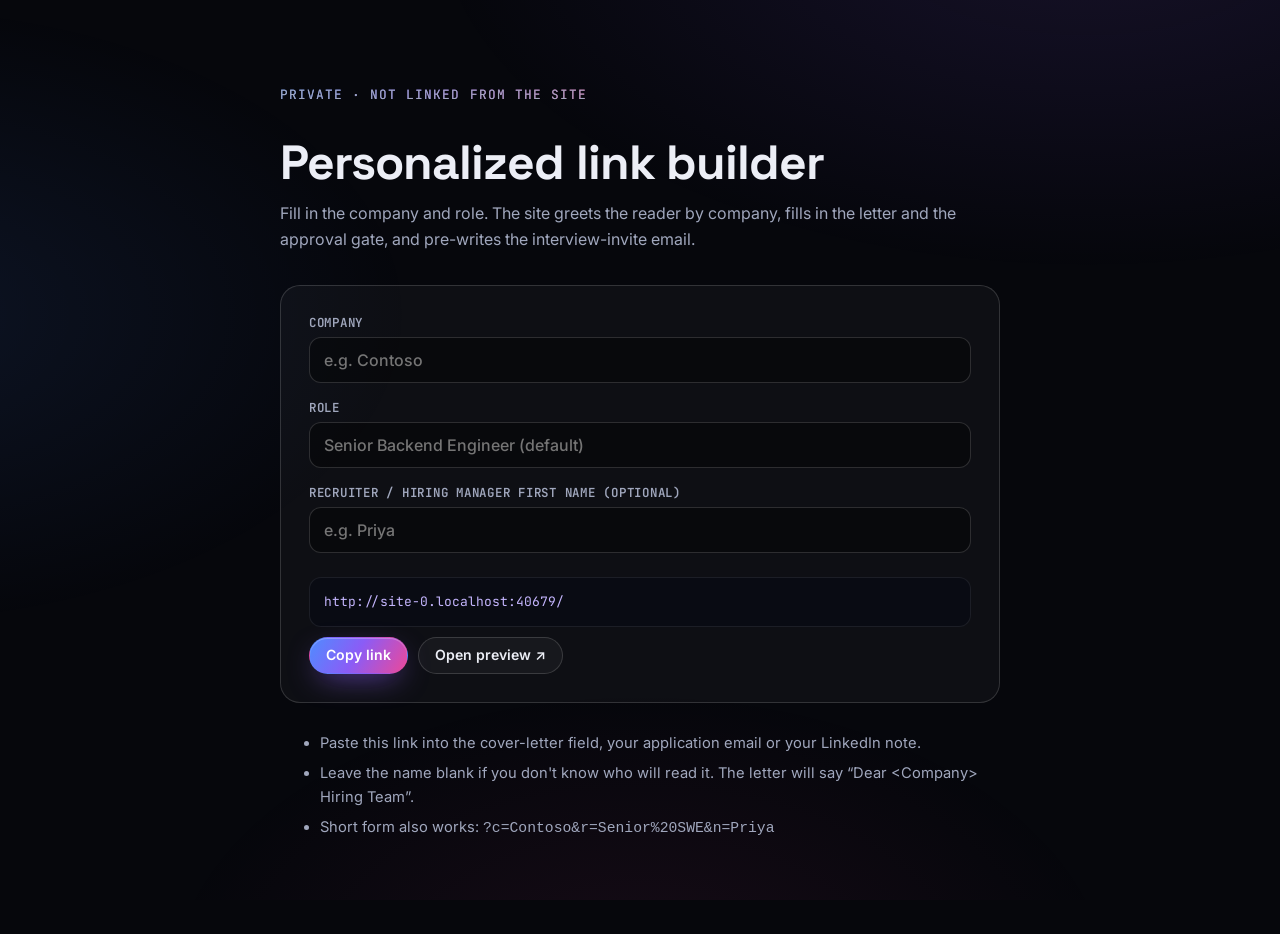
<file: link-builder.html>
<!doctype html>
<html lang="en">
<head>
  <meta charset="utf-8">
  <meta name="viewport" content="width=device-width, initial-scale=1">
  <meta name="robots" content="noindex, nofollow">
  <title>Link builder · Shipra Gupta</title>
  <link rel="icon" href="assets/favicon.svg" type="image/svg+xml">
  <link href="https://fonts.googleapis.com/css2?family=Inter:wght@400;500;600&family=JetBrains+Mono:wght@400;600&family=Space+Grotesk:wght@600;700&display=swap" rel="stylesheet">
  <link rel="stylesheet" href="styles.css?v=4">
  <style>
    .builder { max-width: 720px; margin: 0 auto; padding: 80px 0; }
    .builder h1 { font-size: clamp(2rem, 5vw, 3rem); margin-bottom: 10px; }
    .builder > p { color: var(--muted); margin: 0 0 32px; }
    .form { display: grid; gap: 16px; padding: 28px; border-radius: 20px; background: var(--panel); border: 1px solid var(--line2); }
    .form label { display: grid; gap: 6px; font: 600 .78rem var(--mono); text-transform: uppercase; letter-spacing: .06em; color: var(--muted); }
    .form input { font: 500 1rem var(--font); color: #fff; padding: 12px 14px; border-radius: 12px; border: 1px solid var(--line2); background: rgba(0, 0, 0, .35); }
    .form input:focus { outline: 2px solid var(--violet); outline-offset: 1px; }
    .out { display: grid; gap: 10px; margin-top: 8px; }
    .out code { display: block; padding: 14px; border-radius: 12px; background: #090b13; border: 1px solid var(--line); font: 13px/1.6 var(--mono); color: #c4b5fd; word-break: break-all; }
    .row { display: flex; flex-wrap: wrap; gap: 10px; }
    .tips { margin-top: 28px; color: var(--muted); font-size: .92rem; }
    .tips li { margin-bottom: 6px; }
  </style>
</head>
<body>
  <main class="container builder">
    <p class="kicker">private · not linked from the site</p>
    <h1>Personalized link builder</h1>
    <p>Fill in the company and role. The site greets the reader by company, fills in the letter and the approval gate, and pre-writes the interview-invite email.</p>
    <form class="form" id="form" autocomplete="off">
      <label>Company <input name="company" placeholder="e.g. Contoso" maxlength="60"></label>
      <label>Role <input name="role" placeholder="Senior Backend Engineer (default)" maxlength="60"></label>
      <label>Recruiter / hiring manager first name (optional) <input name="name" placeholder="e.g. Priya" maxlength="60"></label>
      <div class="out">
        <code id="url"></code>
        <div class="row">
          <button class="btn btn-primary btn-sm" type="button" id="copy">Copy link</button>
          <a class="btn btn-ghost btn-sm" id="open" target="_blank" rel="noopener">Open preview ↗</a>
        </div>
      </div>
    </form>
    <ul class="tips">
      <li>Paste this link into the cover-letter field, your application email or your LinkedIn note.</li>
      <li>Leave the name blank if you don't know who will read it. The letter will say “Dear &lt;Company&gt; Hiring Team”.</li>
      <li>Short form also works: <code>?c=Contoso&amp;r=Senior%20SWE&amp;n=Priya</code></li>
    </ul>
  </main>
  <div class="toast" id="toast" role="status" aria-live="polite"></div>
  <script>
    (() => {
      const form = document.getElementById('form');
      const urlEl = document.getElementById('url');
      const open = document.getElementById('open');
      const base = new URL('index.html', location.href);
      function build() {
        const u = new URL(base);
        const d = new FormData(form);
        ['company', 'role', 'name'].forEach((k) => { const v = (d.get(k) || '').toString().trim(); if (v) u.searchParams.set(k, v); });
        const s = location.protocol.startsWith('http') ? u.toString().replace(/index\.html(?=\?|$)/, '') : u.toString();
        urlEl.textContent = s; open.href = s;
        return s;
      }
      form.addEventListener('input', build);
      document.getElementById('copy').addEventListener('click', async () => {
        const s = build();
        let ok = false;
        try { await navigator.clipboard.writeText(s); ok = true; } catch { ok = false; }
        if (!ok) {
          const r = document.createRange(); r.selectNodeContents(urlEl);
          const sel = getSelection(); sel.removeAllRanges(); sel.addRange(r);
          try { ok = document.execCommand('copy'); } catch { ok = false; }
        }
        const t = document.getElementById('toast');
        t.textContent = ok ? 'Link copied' : "Couldn't copy automatically. The link is selected, so press Ctrl+C.";
        t.classList.add('show');
        setTimeout(() => t.classList.remove('show'), 2600);
      });
      build();
    })();
  </script>
</body>
</html>
</file>
<file: styles.css>
/* =========================================================
   Shipra Gupta · interactive cover letter
   ========================================================= */
:root {
  --bg: #06070c;
  --bg2: #0b0d16;
  --panel: rgba(255, 255, 255, .035);
  --panel2: rgba(255, 255, 255, .06);
  --line: rgba(255, 255, 255, .08);
  --line2: rgba(255, 255, 255, .15);
  --text: #eceef6;
  --muted: #a0a7bd;
  --dim: #6b7290;
  --blue: #4f8cff;
  --violet: #8b5cf6;
  --pink: #ec4899;
  --cyan: #22d3ee;
  --green: #22c55e;
  --amber: #f59e0b;
  --red: #ef4444;
  --grad: linear-gradient(120deg, #4f8cff 0%, #8b5cf6 48%, #ec4899 100%);
  --radius: 18px;
  --maxw: 1180px;
  --font: 'Inter', system-ui, -apple-system, 'Segoe UI', Roboto, sans-serif;
  --display: 'Space Grotesk', 'Inter', system-ui, sans-serif;
  --mono: 'JetBrains Mono', ui-monospace, SFMono-Regular, Consolas, monospace;
  --hand: 'Caveat', 'Segoe Script', cursive;
  --ease: cubic-bezier(.2, .8, .2, 1);
}

* { box-sizing: border-box; }
html { scroll-behavior: smooth; scroll-padding-top: 84px; -webkit-text-size-adjust: 100%; }
body {
  margin: 0;
  background: var(--bg);
  color: var(--text);
  font: 16px/1.65 var(--font);
  -webkit-font-smoothing: antialiased;
  overflow-x: hidden;
}
body::before {
  content: "";
  position: fixed; inset: 0; z-index: -1; pointer-events: none;
  background:
    radial-gradient(1100px 600px at 85% -10%, rgba(139, 92, 246, .13), transparent 60%),
    radial-gradient(900px 520px at -10% 35%, rgba(79, 140, 255, .10), transparent 60%),
    radial-gradient(800px 500px at 50% 110%, rgba(236, 72, 153, .08), transparent 60%);
}
img, svg, canvas { display: block; max-width: 100%; }
a { color: inherit; text-decoration: none; }
b, strong { font-weight: 600; color: #fff; }
button { font: inherit; color: inherit; cursor: pointer; }
::selection { background: rgba(139, 92, 246, .45); color: #fff; }
:focus-visible { outline: 2px solid var(--violet); outline-offset: 3px; border-radius: 8px; }

.sr-only { position: absolute !important; width: 1px; height: 1px; overflow: hidden; clip: rect(0 0 0 0); white-space: nowrap; }
.skip { position: absolute; left: -999px; top: 8px; z-index: 100; background: #fff; color: #000; padding: 8px 14px; border-radius: 8px; }
.skip:focus { left: 8px; }
.container { width: min(var(--maxw), 100% - 40px); margin-inline: auto; }
.muted { color: var(--muted); }
.mono { font-family: var(--mono); font-size: .85rem; }
.grad-text { background: var(--grad); -webkit-background-clip: text; background-clip: text; color: transparent; }

/* ---------- progress + cursor glow ---------- */
.progress { position: fixed; top: 0; left: 0; right: 0; height: 3px; z-index: 60; background: transparent; }
.progress span { display: block; height: 100%; width: 100%; transform-origin: 0 50%; transform: scaleX(0); background: var(--grad); box-shadow: 0 0 12px rgba(139, 92, 246, .8); }
.cursor-glow {
  position: fixed; left: 0; top: 0; width: 520px; height: 520px; margin: -260px 0 0 -260px;
  border-radius: 50%; pointer-events: none; z-index: 0; opacity: 0; transition: opacity .4s;
  background: radial-gradient(circle, rgba(139, 92, 246, .10), rgba(79, 140, 255, .05) 40%, transparent 70%);
  will-change: transform;
}
.cursor-glow.on { opacity: 1; }

/* ---------- buttons ---------- */
.btn {
  --mx: 0px; --my: 0px;
  display: inline-flex; align-items: center; justify-content: center; gap: 10px;
  padding: 14px 22px; border-radius: 999px; border: 1px solid transparent;
  font-weight: 600; font-size: .98rem; line-height: 1; white-space: nowrap;
  transform: translate(var(--mx), var(--my));
  transition: transform .25s var(--ease), box-shadow .3s, background-color .3s, border-color .3s;
}
.btn-primary { background: var(--grad); color: #fff; box-shadow: 0 10px 30px -10px rgba(139, 92, 246, .8), inset 0 1px 0 rgba(255, 255, 255, .25); }
.btn-primary:hover { box-shadow: 0 14px 40px -8px rgba(236, 72, 153, .7), inset 0 1px 0 rgba(255, 255, 255, .3); }
.btn-ghost { background: rgba(255, 255, 255, .04); border-color: var(--line2); color: var(--text); }
.btn-ghost:hover { background: rgba(255, 255, 255, .09); border-color: rgba(255, 255, 255, .3); }
.btn-sm { padding: 10px 16px; font-size: .88rem; }
.btn-xs { padding: 7px 12px; font-size: .78rem; border-radius: 8px; background: rgba(79, 140, 255, .15); border: 1px solid rgba(79, 140, 255, .4); color: #cfe0ff; margin-left: auto; font-family: var(--mono); }
.btn-xs:hover { background: rgba(79, 140, 255, .28); }
.btn-xs:disabled { opacity: .55; cursor: default; }
.btn-approve { background: linear-gradient(120deg, #16a34a, #22c55e 60%, #4ade80); color: #04140a; font-size: 1.02rem; padding: 16px 26px; box-shadow: 0 12px 34px -10px rgba(34, 197, 94, .8); }
.btn-approve:hover { box-shadow: 0 16px 44px -8px rgba(34, 197, 94, .9); }

/* ---------- nav ---------- */
.nav { position: fixed; inset: 0 0 auto; z-index: 50; transition: background-color .3s, border-color .3s, backdrop-filter .3s; border-bottom: 1px solid transparent; }
.nav.scrolled { background: rgba(6, 7, 12, .72); backdrop-filter: blur(14px) saturate(140%); -webkit-backdrop-filter: blur(14px) saturate(140%); border-color: var(--line); }
.nav-inner { display: flex; align-items: center; gap: 22px; height: 68px; }
.brand { display: flex; align-items: center; gap: 10px; font-family: var(--display); font-weight: 600; }
.brand-mark { display: grid; place-items: center; width: 34px; height: 34px; border-radius: 10px; background: var(--grad); font-size: .85rem; font-weight: 700; color: #fff; box-shadow: 0 6px 18px -6px rgba(139, 92, 246, .8); }
.nav-links { display: flex; gap: 4px; margin-left: auto; }
.nav-links a { padding: 8px 12px; border-radius: 10px; color: var(--muted); font-size: .92rem; transition: color .2s, background-color .2s; }
.nav-links a:hover, .nav-links a.active { color: #fff; background: rgba(255, 255, 255, .06); }
.menu-btn { display: none; width: 42px; height: 42px; border-radius: 12px; border: 1px solid var(--line2); background: rgba(255, 255, 255, .04); position: relative; }
.menu-btn span { position: absolute; left: 11px; right: 11px; height: 2px; background: #fff; border-radius: 2px; transition: transform .3s, top .3s; }
.menu-btn span:first-child { top: 15px; }
.menu-btn span:last-child { top: 25px; }
.menu-btn[aria-expanded="true"] span:first-child { top: 20px; transform: rotate(45deg); }
.menu-btn[aria-expanded="true"] span:last-child { top: 20px; transform: rotate(-45deg); }

/* ---------- reveal ---------- */
.js .reveal { opacity: 0; translate: 0 26px; transition: opacity .8s var(--ease) var(--d, 0s), translate .8s var(--ease) var(--d, 0s); }
.js .reveal.in { opacity: 1; translate: 0 0; }

/* ---------- spotlight cards ---------- */
.spot { --sx: 50%; --sy: 50%; position: relative; isolation: isolate; }
.spot::after {
  content: ""; position: absolute; inset: 0; border-radius: inherit; pointer-events: none; z-index: -1;
  background: radial-gradient(380px circle at var(--sx) var(--sy), rgba(139, 92, 246, .14), transparent 45%);
  opacity: 0; transition: opacity .3s;
}
.spot:hover::after { opacity: 1; }

/* ---------- sections ---------- */
.section { position: relative; padding: clamp(80px, 11vw, 140px) 0; }
.section-head { max-width: 760px; margin-bottom: 48px; }
.kicker { font-family: var(--mono); font-size: .8rem; letter-spacing: .08em; text-transform: uppercase; margin: 0 0 14px; background: var(--grad); -webkit-background-clip: text; background-clip: text; color: transparent; display: inline-block; }
h1, h2, h3 { font-family: var(--display); letter-spacing: -.02em; line-height: 1.1; margin: 0; }
h2 { font-size: clamp(2.1rem, 4.6vw, 3.5rem); font-weight: 700; }
h3 { font-size: 1.35rem; font-weight: 600; }
.section-head p:not(.kicker) { color: var(--muted); font-size: 1.1rem; margin: 14px 0 0; }

/* =========================================================
   HERO
   ========================================================= */
.hero { position: relative; min-height: 100vh; min-height: 100svh; display: flex; flex-direction: column; justify-content: center; padding: 110px 0 70px; overflow: hidden; }
#hero-canvas { position: absolute; inset: 0; width: 100%; height: 100%; z-index: 0; opacity: .9; }
.hero-grid {
  position: absolute; inset: 0; z-index: 0; pointer-events: none;
  background-image: linear-gradient(rgba(255, 255, 255, .035) 1px, transparent 1px), linear-gradient(90deg, rgba(255, 255, 255, .035) 1px, transparent 1px);
  background-size: 64px 64px;
  mask-image: radial-gradient(ellipse 70% 60% at 50% 40%, #000 30%, transparent 80%);
  -webkit-mask-image: radial-gradient(ellipse 70% 60% at 50% 40%, #000 30%, transparent 80%);
}
.hero > .container { position: relative; z-index: 1; }
.hero-inner { display: grid; grid-template-columns: 1.35fr .85fr; gap: 48px; align-items: center; }
.prepared { display: inline-block; margin: 0 10px 14px 0; padding: 6px 14px; border-radius: 999px; font-size: .85rem; color: #ffd9ef; border: 1px dashed rgba(236, 72, 153, .5); background: rgba(236, 72, 153, .08); }
.prepared[hidden] { display: none; }
.status-pill { display: inline-flex; align-items: center; gap: 10px; margin: 0 0 22px; padding: 7px 14px 7px 12px; border-radius: 999px; font-size: .86rem; color: #c9f7d8; background: rgba(34, 197, 94, .08); border: 1px solid rgba(34, 197, 94, .3); }
.pulse-dot { width: 9px; height: 9px; border-radius: 50%; background: var(--green); box-shadow: 0 0 0 0 rgba(34, 197, 94, .7); animation: pulse 2s infinite; }
@keyframes pulse { 0% { box-shadow: 0 0 0 0 rgba(34, 197, 94, .6); } 70% { box-shadow: 0 0 0 10px rgba(34, 197, 94, 0); } 100% { box-shadow: 0 0 0 0 rgba(34, 197, 94, 0); } }
.hello { font-family: var(--hand); font-size: clamp(1.6rem, 2.6vw, 2.1rem); color: #f5c2e0; margin: 0 0 6px; }
.hero-title { font-size: clamp(2.1rem, 5.4vw, 4.3rem); font-weight: 700; line-height: 1.05; letter-spacing: -.035em; }
.scramble-line { white-space: nowrap; }
.scramble { color: #fff; position: relative; }
.scramble .sc { color: var(--violet); opacity: .8; }
.caret { display: inline-block; width: .08em; height: .9em; margin-left: .06em; background: var(--pink); vertical-align: -.08em; animation: blink 1s steps(1) infinite; }
@keyframes blink { 50% { opacity: 0; } }
.hero-lede { font-size: clamp(1.05rem, 1.5vw, 1.22rem); color: var(--muted); max-width: 640px; margin: 26px 0 32px; }
.hl { color: #fff; background: linear-gradient(transparent 62%, rgba(236, 72, 153, .35) 62%); }
.cta-row { display: flex; flex-wrap: wrap; gap: 14px; }
.logo-row { display: flex; gap: 14px; list-style: none; padding: 0; margin: 34px 0 0; font-family: var(--display); font-weight: 600; font-size: 1.05rem; color: var(--dim); letter-spacing: .02em; }

.hero-side { position: relative; }
.term { position: relative; z-index: 2; border-radius: 16px; overflow: hidden; background: rgba(10, 12, 20, .82); border: 1px solid var(--line2); box-shadow: 0 40px 90px -30px rgba(79, 140, 255, .35), 0 0 0 1px rgba(255, 255, 255, .02) inset; backdrop-filter: blur(10px); -webkit-backdrop-filter: blur(10px); }
.term-bar { display: flex; align-items: center; gap: 7px; padding: 12px 14px; border-bottom: 1px solid var(--line); background: rgba(255, 255, 255, .03); }
.term-bar i { width: 11px; height: 11px; border-radius: 50%; background: #ff5f57; }
.term-bar i:nth-child(2) { background: #febc2e; }
.term-bar i:nth-child(3) { background: #28c840; }
.term-bar span { margin-left: 10px; font: 12px var(--mono); color: var(--dim); }
.term-body { min-height: 312px; padding: 18px 18px 22px; font: 13px/1.75 var(--mono); white-space: pre-wrap; overflow-wrap: anywhere; }
.term-body .cmd { color: #fff; }
.term-body .cmd::before { content: "❯ "; color: var(--green); }
.term-body .out { color: var(--muted); }
.term-body .ok { color: #86efac; }
.term-body .warn { color: #fcd34d; }
.term-body .cur { display: inline-block; width: 8px; height: 1.1em; background: #fff; vertical-align: -3px; animation: blink 1s steps(1) infinite; }
.float-chip { position: absolute; z-index: 3; padding: 7px 13px; border-radius: 999px; font: 600 12px var(--mono); background: rgba(14, 16, 28, .9); border: 1px solid var(--line2); box-shadow: 0 10px 30px -10px rgba(0, 0, 0, .6); animation: float 6s ease-in-out infinite; }
.fc1 { top: -15px; left: 34%; color: #93c5fd; }
.fc2 { top: -15px; right: 6%; color: #fdba74; animation-delay: -1.5s; }
.fc3 { bottom: -15px; right: 8%; color: #f9a8d4; animation-delay: -3s; }
.fc4 { bottom: -15px; left: 8%; color: #86efac; animation-delay: -4.5s; }
@keyframes float { 0%, 100% { transform: translateY(0); } 50% { transform: translateY(-10px); } }

.hero-stats { display: grid; grid-template-columns: repeat(4, 1fr); gap: 1px; margin-top: 64px; border-radius: 16px; overflow: hidden; background: var(--line); border: 1px solid var(--line); }
.hero-stats > div { display: flex; flex-direction: column; gap: 2px; padding: 18px 22px; background: rgba(8, 10, 16, .85); }
.hero-stats b { font: 700 1.8rem/1.1 var(--display); background: var(--grad); -webkit-background-clip: text; background-clip: text; color: transparent; }
.hero-stats > div > span { color: var(--muted); font-size: .9rem; }
.scroll-cue { position: absolute; left: 50%; bottom: 18px; z-index: 2; width: 26px; height: 42px; margin-left: -13px; border: 2px solid var(--line2); border-radius: 14px; }
.scroll-cue span { position: absolute; left: 50%; top: 8px; width: 4px; height: 8px; margin-left: -2px; border-radius: 2px; background: #fff; animation: cue 1.8s infinite; }
@keyframes cue { 0% { opacity: 0; transform: translateY(0); } 30% { opacity: 1; } 100% { opacity: 0; transform: translateY(14px); } }

/* =========================================================
   LETTER
   ========================================================= */
.letter-grid { display: grid; grid-template-columns: 1.35fr 1fr; gap: 40px; align-items: start; }
.letter {
  position: relative; padding: clamp(28px, 4vw, 52px); border-radius: 22px;
  background: linear-gradient(180deg, rgba(255, 255, 255, .055), rgba(255, 255, 255, .02));
  border: 1px solid var(--line2); font-size: 1.08rem; color: #d5d9e6;
  box-shadow: 0 40px 80px -40px rgba(0, 0, 0, .8);
}
.letter::before { content: ""; position: absolute; inset: -1px; border-radius: inherit; padding: 1px; background: var(--grad); opacity: .35; pointer-events: none;
  -webkit-mask: linear-gradient(#000 0 0) content-box, linear-gradient(#000 0 0); -webkit-mask-composite: xor; mask-composite: exclude; }
.letter p { margin: 0 0 16px; }
.salutation { font-family: var(--display); font-size: 1.35rem; color: #fff; }
.signoff { margin-top: 26px !important; color: var(--muted); }
.signature { font-family: var(--hand); font-size: 2.6rem; line-height: 1; margin: 0 !important; color: #fff; }
.signature span { display: inline-block; background: var(--grad); -webkit-background-clip: text; background-clip: text; color: transparent; clip-path: inset(0 100% 0 0); transition: clip-path 2.2s var(--ease) .4s; padding-right: 8px; }
.letter.in .signature span, html:not(.js) .signature span { clip-path: inset(0 0 0 0); }
.tldr { display: grid; gap: 14px; position: sticky; top: 96px; }
.tldr .kicker { margin-bottom: 4px; }
.tldr-card { display: flex; gap: 14px; padding: 18px; border-radius: 16px; background: var(--panel); border: 1px solid var(--line); }
.tldr-card p { margin: 4px 0 0; color: var(--muted); font-size: .94rem; line-height: 1.5; }
.tldr-ico { flex: none; display: grid; place-items: center; width: 42px; height: 42px; border-radius: 12px; background: rgba(139, 92, 246, .14); font-size: 1.2rem; }

/* =========================================================
   IMPACT / BENTO
   ========================================================= */
.bento { display: grid; grid-template-columns: repeat(4, 1fr); grid-auto-rows: minmax(200px, auto); grid-auto-flow: dense; gap: 16px; }
.c2 { grid-column: span 2; }
.r2 { grid-row: span 2; }
.card { position: relative; padding: 22px; border-radius: var(--radius); overflow: hidden; background: linear-gradient(180deg, rgba(255, 255, 255, .05), rgba(255, 255, 255, .018)); border: 1px solid var(--line); display: flex; flex-direction: column; transition: border-color .3s, translate .8s var(--ease) var(--d, 0s), opacity .8s var(--ease) var(--d, 0s); }
.card:hover { border-color: var(--line2); }
.card-label { margin: 0 0 12px; font: 500 .75rem var(--mono); letter-spacing: .08em; text-transform: uppercase; color: var(--dim); }
.metric { font: 700 clamp(2.3rem, 4vw, 3.1rem)/1 var(--display); letter-spacing: -.03em; background: var(--grad); -webkit-background-clip: text; background-clip: text; color: transparent; white-space: nowrap; }
.metric.small { font-size: clamp(1.8rem, 3vw, 2.3rem); }
.metric-sub { color: var(--muted); font-size: .93rem; line-height: 1.5; margin: 10px 0 0; }
.metric-row { display: flex; align-items: center; gap: 18px; flex-wrap: wrap; }
.metric-row .metric-sub { margin: 0; flex: 1 1 200px; }
.center-card { align-items: center; text-align: center; }
.center-card .card-label { align-self: stretch; text-align: left; }

.cmp { display: grid; gap: 12px; margin-top: auto; padding-top: 18px; }
.cmp.tight { gap: 8px; padding-top: 14px; }
.cmp-row { display: grid; grid-template-columns: 86px 1fr auto; gap: 12px; align-items: center; font-size: .85rem; color: var(--muted); }
.cmp.tight .cmp-row { grid-template-columns: 52px 1fr; }
.cmp-row em { font: 600 .82rem var(--mono); font-style: normal; color: #fff; min-width: 74px; text-align: right; }
.cmp-track { height: 12px; border-radius: 99px; background: rgba(255, 255, 255, .06); overflow: hidden; }
.cmp-fill { display: block; height: 100%; width: 0; min-width: 0; border-radius: inherit; background: var(--grad); transition: width 1.8s var(--ease) .3s; }
.muted-fill { background: repeating-linear-gradient(45deg, rgba(160, 167, 189, .55) 0 6px, rgba(160, 167, 189, .35) 6px 12px); }
.in .cmp-fill { width: var(--w); min-width: 8px; }

.cells { display: grid; grid-template-columns: repeat(20, 1fr); gap: 3px; margin-top: auto; padding-top: 16px; }
.cells i { aspect-ratio: 1; border-radius: 2px; background: rgba(255, 255, 255, .07); }
.in .cells i { animation: cellOn .35s var(--ease) forwards; animation-delay: calc(var(--i) * 14ms + .2s); }
@keyframes cellOn { to { background: var(--c, #8b5cf6); box-shadow: 0 0 6px var(--c, #8b5cf6); } }

.ring { position: relative; width: 132px; height: 132px; margin: 4px auto 0; }
.ring svg { width: 100%; height: 100%; transform: rotate(-90deg); }
.ring circle { fill: none; stroke-width: 10; }
.ring-bg { stroke: rgba(255, 255, 255, .07); }
.ring-fg { stroke: url(#grad-main); stroke-linecap: round; stroke-dasharray: 326.73; stroke-dashoffset: 326.73; transition: stroke-dashoffset 2s var(--ease) .3s; }
.in .ring-fg { stroke-dashoffset: calc(326.73 * (1 - var(--p) / 100)); }
.ring-val { position: absolute; inset: 0; display: grid; place-items: center; font: 700 1.7rem var(--display); }

.gauge { position: relative; width: 190px; margin: 0 auto; }
.gauge svg { width: 100%; overflow: visible; }
.gauge path { fill: none; stroke-width: 14; stroke-linecap: round; }
.gauge-bg { stroke: rgba(255, 255, 255, .06); }
.gauge-fg { stroke: url(#grad-gauge); opacity: .85; }
.needle { transform-origin: 100px 100px; transform: rotate(54deg); transition: transform 2s var(--ease) .3s; }
.needle line { stroke: #fff; stroke-width: 4; stroke-linecap: round; }
.needle circle { fill: #fff; }
.in .needle { transform: rotate(-32.4deg); }
.gauge-val { display: block; margin-top: 4px; font: 700 1.5rem var(--display); }

.db-viz { display: flex; align-items: center; gap: 10px; margin-top: auto; padding-top: 16px; font: 600 .75rem var(--mono); }
.db-ico, .db-cache { padding: 6px 10px; border-radius: 8px; }
.db-ico { background: rgba(255, 255, 255, .06); color: var(--dim); text-decoration: line-through; text-decoration-color: rgba(239, 68, 68, .7); }
.db-cache { background: rgba(239, 68, 68, .14); color: #fca5a5; border: 1px solid rgba(239, 68, 68, .35); }
.db-flow { position: relative; flex: 1; height: 2px; background: rgba(255, 255, 255, .08); overflow: hidden; }
.db-flow i { position: absolute; top: -2px; width: 18px; height: 6px; border-radius: 3px; background: var(--pink); animation: flow 1.6s linear infinite; }
.db-flow i:nth-child(2) { animation-delay: -.53s; }
.db-flow i:nth-child(3) { animation-delay: -1.06s; }
@keyframes flow { from { left: 100%; } to { left: -18px; } }

.donut-wrap { display: flex; align-items: center; gap: 28px; flex-wrap: wrap; flex: 1; }
.donut { position: relative; width: min(240px, 100%); aspect-ratio: 1; flex: none; }
.donut svg { width: 100%; height: 100%; transform: rotate(-90deg); }
.donut circle { fill: none; stroke-width: 22; transition: stroke-dasharray 1.6s var(--ease), stroke-width .25s; }
.donut circle.seg:hover { stroke-width: 28; }
.donut-center { position: absolute; inset: 0; display: grid; place-content: center; text-align: center; }
.donut-center b { font: 700 2.6rem/1 var(--display); }
.donut-center > span { color: var(--muted); font-size: .9rem; }
.legend { list-style: none; margin: 0; padding: 0; display: grid; gap: 14px; flex: 1 1 200px; }
.legend li { display: grid; grid-template-columns: 14px 1fr auto; gap: 12px; align-items: center; }
.legend i { width: 14px; height: 14px; border-radius: 4px; }
.legend b { font-family: var(--display); font-size: 1.05rem; }
.legend small { display: block; color: var(--muted); font-size: .82rem; }
.legend em { font: 600 .9rem var(--mono); font-style: normal; color: #fff; }
.donut-note { color: var(--muted); font-size: .92rem; margin: 18px 0 0; }

.svc-dots { display: grid; grid-template-columns: repeat(22, 1fr); gap: 6px; margin-top: auto; padding-top: 18px; }
.svc-dots i { aspect-ratio: 1; border-radius: 50%; background: rgba(255, 255, 255, .08); }
.in .svc-dots i { animation: dotOn .5s var(--ease) forwards; animation-delay: calc(var(--i) * 35ms + .3s); }
@keyframes dotOn { 60% { background: #4f8cff; transform: scale(1.4); } 100% { background: #22c55e; transform: scale(1); box-shadow: 0 0 8px rgba(34, 197, 94, .6); } }

.week { display: grid; grid-template-columns: repeat(5, 1fr); gap: 8px; align-items: end; margin-top: auto; padding-top: 14px; height: 92px; }
.week i { height: 46px; border-radius: 6px 6px 2px 2px; background: repeating-linear-gradient(45deg, rgba(245, 158, 11, .6) 0 5px, rgba(245, 158, 11, .35) 5px 10px); transition: height 1.4s var(--ease); transition-delay: calc(var(--i, 0) * 120ms + .4s); }
.week i:nth-child(1) { --i: 0; } .week i:nth-child(2) { --i: 1; } .week i:nth-child(3) { --i: 2; } .week i:nth-child(4) { --i: 3; } .week i:nth-child(5) { --i: 4; }
.in .week i { height: 4px; background: var(--green); }
.week span { text-align: center; font: 600 .7rem var(--mono); color: var(--dim); }

.millions .ecg { width: 100%; height: 60px; margin-top: auto; padding-top: 14px; overflow: visible; }
.ecg path { fill: none; stroke: url(#grad-main); stroke-width: 2.5; stroke-linejoin: round; stroke-dasharray: 900; stroke-dashoffset: 900; animation: ecg 3.2s linear infinite; filter: drop-shadow(0 0 6px rgba(236, 72, 153, .7)); }
@keyframes ecg { to { stroke-dashoffset: -900; } }

/* =========================================================
   TRACE (journey)
   ========================================================= */
.badge { padding: 4px 10px; border-radius: 999px; font: 600 .75rem var(--mono); border: 1px solid var(--line2); color: var(--muted); white-space: nowrap; }
.badge.running { color: #93c5fd; border-color: rgba(79, 140, 255, .5); background: rgba(79, 140, 255, .1); }
.badge.waiting { color: #fcd34d; border-color: rgba(245, 158, 11, .5); background: rgba(245, 158, 11, .1); }
.badge.success { color: #86efac; border-color: rgba(34, 197, 94, .5); background: rgba(34, 197, 94, .1); }
.verb { display: inline-block; min-width: 42px; text-align: center; padding: 2px 7px; border-radius: 5px; font: 700 .68rem/1.5 var(--mono); letter-spacing: .02em; }
.verb.post { background: rgba(34, 197, 94, .15); color: #86efac; }
.verb.get { background: rgba(79, 140, 255, .16); color: #93c5fd; }

.trace { border-radius: 20px; background: rgba(10, 12, 20, .78); border: 1px solid var(--line2); overflow: hidden; box-shadow: 0 50px 100px -50px rgba(79, 140, 255, .35); }
.trace-head { display: flex; justify-content: space-between; align-items: center; gap: 14px; flex-wrap: wrap; padding: 16px 22px; border-bottom: 1px solid var(--line); background: rgba(255, 255, 255, .025); }
.trace-title { display: flex; align-items: center; gap: 10px; flex-wrap: wrap; font-family: var(--mono); font-size: .92rem; }
.trace-icon { display: grid; place-items: center; width: 32px; height: 32px; border-radius: 9px; background: rgba(34, 211, 238, .14); color: #67e8f9; }
.trace-meta { display: flex; align-items: center; gap: 16px; flex-wrap: wrap; font: .8rem var(--mono); color: var(--muted); }
.trace-meta .mono { font-size: inherit; color: #c4b5fd; }

.waterfall { --yr: 8%; padding: 12px 0 4px; }
.wf-row { display: grid; grid-template-columns: 300px 1fr; align-items: center; width: 100%; min-height: 42px; padding: 6px 22px 6px 19px; text-align: left; background: none; border: 0; border-left: 3px solid transparent; transition: background-color .2s, border-color .2s; }
.wf-row:hover { background: rgba(255, 255, 255, .03); }
.wf-row[aria-pressed="true"] { background: rgba(139, 92, 246, .09); border-left-color: var(--violet); }
.sp-label { display: flex; align-items: center; gap: 8px; min-width: 0; padding-left: calc(var(--depth) * 20px); font: .8rem var(--mono); position: relative; }
.wf-row:not(.root) .sp-label::before { content: ""; position: absolute; left: 6px; top: -14px; width: 9px; height: 22px; border-left: 1px solid var(--line2); border-bottom: 1px solid var(--line2); border-bottom-left-radius: 4px; }
.sp-label i { flex: none; width: 9px; height: 9px; border-radius: 3px; }
.sp-label b { color: #fff; font-weight: 600; flex: 0 0 auto; max-width: 62%; overflow: hidden; text-overflow: ellipsis; white-space: nowrap; }
.sp-label .op { color: var(--muted); overflow: hidden; text-overflow: ellipsis; white-space: nowrap; min-width: 0; flex-shrink: 2; }
.sp-track { position: relative; height: 24px; background: repeating-linear-gradient(90deg, rgba(255, 255, 255, .05) 0 1px, transparent 1px var(--yr)); }
.sp-now { position: absolute; top: -10px; bottom: -10px; width: 0; border-left: 1px dashed rgba(236, 72, 153, .55); }
.sp-bar { position: absolute; top: 5px; height: 14px; border-radius: 4px; background: var(--c); box-shadow: 0 0 14px -2px var(--c); transform-origin: 0 50%; transform: scaleX(0); transition: transform .9s var(--ease); }
.wf-row.loaded .sp-bar { transform: scaleX(1); }
.root .sp-bar { height: 6px; top: 9px; opacity: .7; box-shadow: none; }
.sp-bar.live::after { content: ""; position: absolute; right: 0; top: 0; bottom: 0; width: 26px; border-radius: 0 4px 4px 0; background: linear-gradient(90deg, transparent, rgba(255, 255, 255, .55)); animation: shimmer 1.6s infinite; }
.sp-bar.pending { background: repeating-linear-gradient(45deg, rgba(236, 72, 153, .85) 0 5px, rgba(236, 72, 153, .3) 5px 10px); background-size: 14px 14px; animation: stripes .8s linear infinite; outline: 1px dashed rgba(236, 72, 153, .8); outline-offset: 2px; }
.wf-row.approved .sp-bar.pending { background: var(--green); outline-color: rgba(34, 197, 94, .8); animation: none; box-shadow: 0 0 14px var(--green); }
@keyframes stripes { to { background-position: 14px 0; } }
@keyframes shimmer { 0%, 100% { opacity: .2; } 50% { opacity: 1; } }
.sp-dur { position: absolute; top: 4px; font: .7rem/16px var(--mono); color: var(--muted); white-space: nowrap; opacity: 0; transition: opacity .4s .6s; }
.sp-dur.in { position: absolute; right: 6px; top: -1px; color: rgba(255, 255, 255, .9); font-weight: 700; }
.wf-row.loaded .sp-dur { opacity: 1; }
.wf-axis { display: grid; grid-template-columns: 300px 1fr; padding: 6px 22px 14px; }
.wf-ticks { position: relative; height: 22px; border-top: 1px solid var(--line); }
.wf-ticks span { position: absolute; top: 5px; transform: translateX(-50%); font: .68rem var(--mono); color: var(--dim); }
.wf-nowlabel { position: absolute; top: 5px; transform: translateX(-50%); font: 600 .62rem var(--mono); color: var(--pink); font-style: normal; background: var(--bg2); padding: 0 4px; border-radius: 4px; }

.span-detail { border-top: 1px solid var(--line); background: rgba(0, 0, 0, .3); padding: 18px 22px 20px; min-height: 250px; }
.sd-head { display: flex; align-items: center; gap: 10px; flex-wrap: wrap; font: .82rem var(--mono); }
.sd-head i { width: 9px; height: 9px; border-radius: 3px; }
.sd-head b { color: #fff; }
.sd-head .op { color: var(--muted); }
.sd-dur { margin-left: auto; color: var(--dim); }
.sd-title { margin: 12px 0 2px; font: 600 1.2rem var(--display); color: #fff; }
.sd-sub { color: var(--muted); font-size: .9rem; }
.sd-tags { display: flex; flex-wrap: wrap; gap: 6px; margin: 12px 0 10px; }
.sd-tags span { padding: 3px 8px; border-radius: 6px; font: .72rem var(--mono); color: #93c5fd; background: rgba(79, 140, 255, .08); border: 1px solid rgba(79, 140, 255, .22); }
.sd-tags em { font-style: normal; color: #93c5fd; }
.sd-tags b { color: #fff; font-weight: 500; }
.sd-events { font: 13px/1.85 var(--mono); }
.log-line { display: grid; grid-template-columns: 62px 22px minmax(0, 1fr); gap: 6px; animation: logIn .3s var(--ease) both; }
.log-line .msg { overflow-wrap: anywhere; }
.log-line .ts { color: var(--dim); }
.log-line .lv { text-align: center; }
.lv.ok { color: var(--green); } .lv.info { color: var(--blue); } .lv.warn { color: var(--amber); } .lv.done { color: #c4b5fd; }
.log-line.done .msg { color: #c4b5fd; font-weight: 600; }
.log-line.warn .msg { color: #fcd34d; }
@keyframes logIn { from { opacity: 0; transform: translateX(-6px); } to { opacity: 1; transform: none; } }

/* JSON highlighting (terminal + request) */
.jk { color: #93c5fd; } .js { color: #f9a8d4; } .jn { color: #fcd34d; } .jb { color: #86efac; }
.term-body .json { color: var(--muted); }

/* Paytm endpoints card */
.endpoints { list-style: none; margin: 0; padding: 0; display: grid; gap: 7px; font: .76rem var(--mono); color: #dfe3ee; }
.endpoints li { display: flex; align-items: center; gap: 8px; padding: 6px 8px; border-radius: 8px; background: rgba(255, 255, 255, .03); border: 1px solid var(--line); }
.endpoints small { margin-left: auto; color: var(--dim); font-size: .66rem; }
.in .endpoints li { animation: logIn .45s var(--ease) both; }
.in .endpoints li:nth-child(2) { animation-delay: .12s; } .in .endpoints li:nth-child(3) { animation-delay: .24s; } .in .endpoints li:nth-child(4) { animation-delay: .36s; }

/* design doc card */
.doc { display: grid; gap: 16px; padding: 18px 18px 8px; }
.doc-sec { display: grid; grid-template-columns: 84px 1fr; gap: 12px; align-items: start; }
.doc-h { padding-top: 3px; font: 600 .68rem var(--mono); text-transform: uppercase; letter-spacing: .08em; color: #c4b5fd; }
.doc-sec p { margin: 0; color: #cfd3e1; font-size: .9rem; line-height: 1.5; }
.tradeoff { display: flex; align-items: center; gap: 10px; margin-bottom: 8px; font: .7rem var(--mono); color: var(--muted); }
.tradeoff i { position: relative; flex: 1; height: 6px; border-radius: 3px; background: linear-gradient(90deg, #4f8cff, #ec4899); }
.tradeoff b { position: absolute; top: 50%; left: 50%; width: 14px; height: 14px; margin: -7px 0 0 -7px; border-radius: 50%; background: #fff; box-shadow: 0 0 10px rgba(255, 255, 255, .6); animation: balance 5s ease-in-out infinite; }
@keyframes balance { 0%, 100% { left: 38%; } 50% { left: 62%; } }
.rollout { list-style: none; margin: 0; padding: 0; display: grid; grid-template-columns: repeat(2, 1fr); gap: 6px 12px; font-size: .86rem; color: #cfd3e1; }
.rollout li::before { content: "✔ "; color: var(--green); font-weight: 700; }
.in .rollout li { animation: logIn .45s var(--ease) both; }
.in .rollout li:nth-child(2) { animation-delay: .25s; } .in .rollout li:nth-child(3) { animation-delay: .5s; } .in .rollout li:nth-child(4) { animation-delay: .75s; }

/* =========================================================   CASES / DEMOS
   ========================================================= */
.case { display: grid; grid-template-columns: 1fr 1.08fr; gap: clamp(28px, 5vw, 64px); align-items: center; padding: 56px 0; border-top: 1px solid var(--line); }
.case:first-of-type { border-top: 0; padding-top: 0; }
.case.flip .case-copy { order: 2; }
.case-tag { display: inline-flex; align-items: center; gap: 8px; margin: 0 0 14px; font: 500 .78rem var(--mono); color: var(--muted); text-transform: uppercase; letter-spacing: .06em; }
.tag-dot { width: 8px; height: 8px; border-radius: 50%; }
.tag-dot.ms { background: var(--blue); box-shadow: 0 0 10px var(--blue); }
.tag-dot.pay { background: var(--cyan); box-shadow: 0 0 10px var(--cyan); }
.tag-dot.sam { background: var(--violet); box-shadow: 0 0 10px var(--violet); }
.case h3, .case-mini h3 { font-size: clamp(1.5rem, 2.6vw, 2.1rem); margin-bottom: 16px; }
.case-problem { color: var(--muted); margin: 0 0 16px; }
.case-points { margin: 0 0 18px; padding: 0; list-style: none; display: grid; gap: 10px; }
.case-points li { position: relative; padding-left: 26px; color: #cfd3e1; }
.case-points li::before { content: ""; position: absolute; left: 4px; top: .62em; width: 10px; height: 10px; border-radius: 3px; background: var(--grad); transform: rotate(45deg); }
.case-result { display: inline-block; margin: 0 0 18px; padding: 10px 14px; border-radius: 12px; background: rgba(34, 197, 94, .08); border: 1px solid rgba(34, 197, 94, .25); color: #c9f7d8; }
.case-result b { color: #86efac; }
.chips { display: flex; flex-wrap: wrap; gap: 8px; }
.chips span { padding: 5px 11px; border-radius: 999px; font: 500 .76rem var(--mono); color: var(--muted); background: rgba(255, 255, 255, .04); border: 1px solid var(--line); }

.demo { position: relative; border-radius: 18px; overflow: hidden; background: #090b13; border: 1px solid var(--line2); box-shadow: 0 40px 80px -40px rgba(79, 140, 255, .35); }
.demo-bar { display: flex; align-items: center; gap: 10px; flex-wrap: wrap; padding: 10px 14px; border-bottom: 1px solid var(--line); font: .76rem var(--mono); color: var(--muted); background: rgba(255, 255, 255, .025); }
.demo-bar b { color: #fff; }
.live-dot { width: 8px; height: 8px; border-radius: 50%; background: var(--green); box-shadow: 0 0 8px var(--green); animation: blink 2s infinite; }

/* agent */
.race { display: grid; gap: 10px; padding: 18px 18px 6px; }
.race-row { display: grid; grid-template-columns: 62px 1fr 54px; gap: 12px; align-items: center; font: .78rem var(--mono); color: var(--muted); }
.race-row time { text-align: right; color: #fff; }
.track { height: 10px; border-radius: 99px; background: rgba(255, 255, 255, .06); overflow: hidden; }
.track i { display: block; height: 100%; width: 0; border-radius: inherit; background: repeating-linear-gradient(45deg, rgba(160, 167, 189, .7) 0 6px, rgba(160, 167, 189, .45) 6px 12px); }
.track.agent i { background: var(--grad); box-shadow: 0 0 12px rgba(139, 92, 246, .8); }
.agent-log { min-height: 186px; padding: 12px 18px 16px; font: 12.5px/1.8 var(--mono); color: var(--muted); }
.agent-log .row { display: flex; gap: 10px; animation: logIn .3s var(--ease) both; }
.agent-log .row .t { color: var(--dim); flex: none; }
.agent-log .row.ok .m::before { content: "✔ "; color: var(--green); }
.agent-log .row.warn .m::before { content: "⚠ "; color: var(--amber); }
.agent-log .row.run .m::before { content: "› "; color: var(--blue); }
.agent-log .row.fin .m { color: #86efac; font-weight: 700; }
.report { margin: 0 18px 18px; padding: 14px 16px; border-radius: 12px; background: rgba(255, 255, 255, .04); border: 1px solid var(--line2); animation: logIn .4s var(--ease) both; }
.report[hidden] { display: none; }
.report-head { display: flex; justify-content: space-between; align-items: center; margin-bottom: 10px; }
.pill { padding: 3px 9px; border-radius: 999px; font: 600 .7rem var(--mono); }
.pill.ok { background: rgba(34, 197, 94, .15); color: #86efac; }
.report-grid { display: grid; grid-template-columns: repeat(3, 1fr); gap: 10px; }
.report-grid small { display: block; color: var(--dim); font: .68rem var(--mono); text-transform: uppercase; letter-spacing: .06em; }
.report-grid b { font-size: .88rem; }
.report-grid b.ok { color: #86efac; } .report-grid b.warn { color: #fcd34d; }
.report-note { margin: 10px 0 0; font-size: .74rem; color: var(--dim); }

/* migration flow */
.flow { width: 100%; height: auto; padding: 8px 6px 0; }
.flow text { font: 600 10px var(--mono); fill: var(--muted); text-anchor: middle; }
.flow .legacy rect { fill: rgba(255, 255, 255, .04); stroke: rgba(255, 255, 255, .18); stroke-dasharray: 4 3; }
.flow .legacy rect, .flow .legacy text:not(.cap) { animation: fadeLegacy 4s ease-in-out infinite; }
.flow .legacy rect:nth-of-type(2), .flow .legacy text:nth-of-type(2) { animation-delay: .4s; }
.flow .legacy rect:nth-of-type(3), .flow .legacy text:nth-of-type(3) { animation-delay: .8s; }
.flow .legacy rect:nth-of-type(4), .flow .legacy text:nth-of-type(4) { animation-delay: 1.2s; }
@keyframes fadeLegacy { 0%, 100% { opacity: 1; } 50% { opacity: .35; } }
.flow .cap { fill: var(--dim); font-weight: 500; }
.flow .migrate { stroke: var(--violet); stroke-width: 2; stroke-dasharray: 5 5; animation: dash 1s linear infinite; }
.flow .migrate-head { fill: var(--violet); }
@keyframes dash { to { stroke-dashoffset: -10; } }
.flow .tpl rect { fill: rgba(139, 92, 246, .16); stroke: var(--violet); }
.flow .tpl text { fill: #ddd6fe; }
.flow .lane { stroke: rgba(255, 255, 255, .12); stroke-width: 3; }
.flow .gate rect { fill: #0f1220; stroke: rgba(79, 140, 255, .55); }
.flow .gate text { fill: #cfe0ff; font-size: 15px; }
.flow .gate text.g-l { font-size: 8.5px; fill: var(--muted); }
.flow .gate { animation: gatePing 3.2s infinite; }
.flow .g1 { animation-delay: .35s; } .flow .g2 { animation-delay: 1.05s; } .flow .g3 { animation-delay: 1.75s; }
@keyframes gatePing { 0%, 12%, 100% { filter: none; } 4% { filter: drop-shadow(0 0 8px #22c55e); } }
.flow .ship circle { fill: rgba(34, 197, 94, .18); stroke: var(--green); }
.flow .ship text { font-size: 13px; }
.flow .pkt { fill: var(--pink); filter: drop-shadow(0 0 6px #ec4899); }
.flow .pkt.p2 { fill: var(--blue); filter: drop-shadow(0 0 6px #4f8cff); }
.flow .pkt.p3 { fill: var(--cyan); filter: drop-shadow(0 0 6px #22d3ee); }
.flow-stats text { text-anchor: start; font-size: 10px; }
.flow-stats .big { font: 700 22px var(--display); fill: #fff; }

/* pair */
.case-pair { display: grid; grid-template-columns: 1fr 1fr; gap: 22px; padding: 56px 0; border-top: 1px solid var(--line); }
.case-mini { display: flex; flex-direction: column; gap: 4px; padding: 26px; border-radius: 22px; background: var(--panel); border: 1px solid var(--line); }
.hero-copy, .hero-side, .case > *, .case-mini, .case-pair > *, .demo, .card, .letter, .tldr, .gate, .contact { min-width: 0; }
.prepared, .status-pill, .hello, .salutation, .letter, .sd-title, .sd-sub, .sd-tags span, .gate-meta dd, .term-body, .checks li { overflow-wrap: anywhere; }
.prepared, .status-pill { max-width: 100%; }
.case-mini h3 { font-size: clamp(1.3rem, 2vw, 1.6rem); margin-bottom: 10px; }
.case-mini > p:not(.case-tag) { color: var(--muted); margin: 0 0 18px; }
.case-mini .demo { margin-bottom: 18px; flex: 1; }
.demo.compact { box-shadow: none; }

.svc-grid { display: grid; grid-template-columns: repeat(7, 1fr); gap: 7px; padding: 16px; }
.svc { position: relative; height: 34px; border-radius: 8px; display: grid; place-items: center; font: 600 .62rem var(--mono); color: var(--dim); background: rgba(255, 255, 255, .04); border: 1px solid var(--line); transition: background-color .3s, border-color .3s, color .3s, box-shadow .3s; }
.svc.deploying { color: #cfe0ff; background: rgba(79, 140, 255, .16); border-color: rgba(79, 140, 255, .6); animation: blink .5s infinite; }
.svc.ready { color: #04140a; background: var(--green); border-color: var(--green); box-shadow: 0 0 10px rgba(34, 197, 94, .45); }
.svc.nc.ready { background: #4ade80; }

.chat-body { display: flex; flex-direction: column; gap: 10px; padding: 16px; min-height: 290px; }
.bubble { max-width: 86%; padding: 10px 13px; border-radius: 14px; font-size: .86rem; line-height: 1.5; animation: logIn .3s var(--ease) both; }
.bubble.user { align-self: flex-end; background: var(--grad); color: #fff; border-bottom-right-radius: 4px; }
.bubble.bot { align-self: flex-start; background: rgba(255, 255, 255, .06); border: 1px solid var(--line); color: #dfe3ee; border-bottom-left-radius: 4px; }
.bubble .src { display: flex; gap: 6px; flex-wrap: wrap; margin-top: 8px; }
.bubble .src span { padding: 2px 8px; border-radius: 6px; font: .68rem var(--mono); background: rgba(79, 140, 255, .14); color: #bcd3ff; }
.typing { display: inline-flex; gap: 4px; }
.typing i { width: 6px; height: 6px; border-radius: 50%; background: var(--muted); animation: typing 1s infinite; }
.typing i:nth-child(2) { animation-delay: .15s; } .typing i:nth-child(3) { animation-delay: .3s; }
@keyframes typing { 0%, 100% { opacity: .3; transform: translateY(0); } 50% { opacity: 1; transform: translateY(-3px); } }

/* cache sim */
#cache-canvas { width: 100%; height: 280px; }
.cache-stats { display: grid; grid-template-columns: repeat(3, 1fr); border-top: 1px solid var(--line); }
.cache-stats div { padding: 12px 16px; border-left: 1px solid var(--line); }
.cache-stats div:first-child { border-left: 0; }
.cache-stats small { display: block; font: .68rem var(--mono); text-transform: uppercase; letter-spacing: .06em; color: var(--dim); }
.cache-stats b { font: 700 1.3rem var(--display); }
.switch { display: inline-flex; align-items: center; gap: 8px; margin-left: auto; cursor: pointer; user-select: none; }
.switch input { position: absolute; opacity: 0; width: 1px; height: 1px; }
.sw { position: relative; width: 36px; height: 20px; border-radius: 99px; background: rgba(255, 255, 255, .15); transition: background-color .25s; }
.sw::after { content: ""; position: absolute; top: 3px; left: 3px; width: 14px; height: 14px; border-radius: 50%; background: #fff; transition: transform .25s var(--ease); }
.switch input:checked + .sw { background: #dc2626; }
.switch input:checked + .sw::after { transform: translateX(16px); }
.switch input:focus-visible + .sw { outline: 2px solid var(--violet); outline-offset: 2px; }
.sw-label { color: #fff; }

/* watch */
.watch-stage { display: grid; place-items: center; padding: 24px 0 28px; background: radial-gradient(circle at 50% 50%, rgba(139, 92, 246, .18), transparent 60%); }
.watch { width: min(260px, 70%); height: auto; overflow: visible; filter: drop-shadow(0 30px 40px rgba(0, 0, 0, .6)); }
.watch .strap { fill: #161a28; stroke: #262b3d; }
.watch .bezel { fill: #1b1f2e; stroke: #3a4058; stroke-width: 4; }
.watch .screen { fill: #000; }
.watch text { font-family: var(--display); text-anchor: middle; fill: #fff; }
.w-title { font: 600 10px var(--mono); letter-spacing: .12em; fill: var(--muted) !important; }
.w-big { font-size: 38px; font-weight: 700; }
.w-unit { font-size: 20px; fill: var(--muted); }
.w-sub { font-size: 11px; fill: var(--muted) !important; }
.w-screen { opacity: 0; transition: opacity .6s; }
.w-screen.on { opacity: 1; }
.w-gauge-bg, .w-gauge { fill: none; stroke-width: 10; stroke-linecap: round; }
.w-gauge-bg { stroke: rgba(255, 255, 255, .1); }
.w-gauge { stroke: url(#grad-gauge); stroke-dasharray: 188.5; stroke-dashoffset: 188.5; }
.w-stress.on .w-gauge { animation: wGauge 1.4s var(--ease) forwards; }
@keyframes wGauge { to { stroke-dashoffset: 140; } }
.breath { fill: rgba(34, 211, 238, .8); animation: breath 4s ease-in-out infinite; transform-origin: 130px 236px; }
@keyframes breath { 0%, 100% { transform: scale(.6); opacity: .5; } 50% { transform: scale(1.4); opacity: 1; } }
.pleth { fill: none; stroke: var(--pink); stroke-width: 2.5; stroke-linecap: round; stroke-dasharray: 260; stroke-dashoffset: 260; animation: pleth 2.4s linear infinite; filter: drop-shadow(0 0 4px #ec4899); }
@keyframes pleth { to { stroke-dashoffset: -260; } }

/* =========================================================
   PRINCIPLES
   ========================================================= */
.principles { display: grid; grid-template-columns: repeat(4, 1fr); gap: 16px; }
.principle { padding: 26px 22px; border-radius: 20px; background: var(--panel); border: 1px solid var(--line); transition: border-color .3s, transform .3s var(--ease); }
.principle:hover { border-color: var(--line2); transform: translateY(-4px); }
.p-num { display: inline-block; font: 700 2.4rem/1 var(--display); background: var(--grad); -webkit-background-clip: text; background-clip: text; color: transparent; margin-bottom: 18px; }
.principle h3 { font-size: 1.2rem; margin-bottom: 10px; }
.principle p { color: var(--muted); margin: 0; font-size: .95rem; }

/* =========================================================
   SKILLS
   ========================================================= */
.skill-tabs { display: flex; flex-wrap: wrap; gap: 8px; margin-bottom: 26px; }
.skill-tabs button { padding: 9px 16px; border-radius: 999px; border: 1px solid var(--line2); background: rgba(255, 255, 255, .03); color: var(--muted); font-size: .9rem; transition: all .25s; }
.skill-tabs button:hover { color: #fff; border-color: rgba(255, 255, 255, .3); }
.skill-tabs button[aria-selected="true"] { color: #fff; background: var(--grad); border-color: transparent; box-shadow: 0 8px 24px -10px rgba(139, 92, 246, .9); }
.skill-cloud { display: flex; flex-wrap: wrap; gap: 10px; }
.skill { display: inline-flex; align-items: center; gap: 8px; padding: 10px 16px; border-radius: 12px; font-weight: 500; background: var(--panel); border: 1px solid var(--line); transition: opacity .35s, transform .35s var(--ease), border-color .35s, background-color .35s, filter .35s; }
.skill i { width: 8px; height: 8px; border-radius: 50%; background: var(--c); box-shadow: 0 0 8px var(--c); }
.skill.dim { opacity: .22; filter: grayscale(1); transform: scale(.96); }
.skill.hot { border-color: color-mix(in srgb, var(--c) 60%, transparent); background: color-mix(in srgb, var(--c) 12%, transparent); transform: translateY(-2px); }
.skill.featured { font-size: 1.08rem; padding: 12px 20px; }
.marquee { margin-top: 70px; overflow: hidden; border-block: 1px solid var(--line); padding: 18px 0; mask-image: linear-gradient(90deg, transparent, #000 12%, #000 88%, transparent); -webkit-mask-image: linear-gradient(90deg, transparent, #000 12%, #000 88%, transparent); }
.marquee-track { display: flex; gap: 40px; width: max-content; animation: marquee 50s linear infinite; font: 600 1.6rem var(--display); color: rgba(255, 255, 255, .16); }
.marquee-track span:nth-child(3n) { color: rgba(139, 92, 246, .55); }
.marquee:hover .marquee-track { animation-play-state: paused; }
@keyframes marquee { to { transform: translateX(-50%); } }

/* =========================================================
   BEYOND
   ========================================================= */
.projects { display: grid; grid-template-columns: repeat(3, 1fr); gap: 18px; }
.project { display: flex; flex-direction: column; gap: 6px; padding: 22px; border-radius: 20px; background: var(--panel); border: 1px solid var(--line); transition: border-color .3s, transform .3s var(--ease); }
a.project:hover { border-color: var(--line2); transform: translateY(-5px); }
.project h3 { font-size: 1.3rem; margin-top: 8px; }
.project p { color: var(--muted); margin: 4px 0 12px; font-size: .95rem; }
.proj-link { margin-top: auto; padding-top: 14px; font: 600 .82rem var(--mono); color: #c4b5fd; }
.proj-viz { height: 118px; border-radius: 14px; background: rgba(0, 0, 0, .35); border: 1px solid var(--line); margin-bottom: 8px; overflow: hidden; position: relative; }
.badge-pub { align-self: flex-start; padding: 4px 10px; border-radius: 999px; font: 600 .72rem var(--mono); color: #fdba74; background: rgba(249, 115, 22, .12); border: 1px solid rgba(249, 115, 22, .35); }
.tabs-viz { display: flex; flex-direction: column; justify-content: center; gap: 7px; padding: 12px; }
.ftab { display: flex; justify-content: space-between; padding: 6px 10px; border-radius: 8px; font: .78rem var(--mono); color: var(--muted); background: rgba(255, 255, 255, .04); }
.ftab.active { color: #fff; background: rgba(139, 92, 246, .18); border: 1px solid rgba(139, 92, 246, .4); }
.ftab time { color: #fdba74; }
.url-viz { display: grid; place-items: center; padding: 14px; font: .74rem var(--mono); }
.url-viz span { grid-area: 1 / 1; text-align: center; word-break: break-all; transition: opacity .5s; }
.long-url { color: var(--muted); animation: urlA 5s infinite; }
.short-url { color: #86efac; font-size: 1.25rem; font-weight: 700; animation: urlB 5s infinite; }
@keyframes urlA { 0%, 40% { opacity: 1; filter: blur(0); transform: scale(1); } 50%, 90% { opacity: 0; filter: blur(4px); transform: scale(.9); } 100% { opacity: 1; } }
@keyframes urlB { 0%, 40% { opacity: 0; transform: scale(1.2); } 50%, 90% { opacity: 1; transform: scale(1); } 100% { opacity: 0; } }
.eq-viz { display: flex; align-items: flex-end; justify-content: center; gap: 6px; padding: 16px; }
.eq-viz i { width: 10px; height: 20%; border-radius: 3px 3px 1px 1px; background: var(--grad); animation: eq 1.1s ease-in-out infinite alternate; }
.eq-viz i:nth-child(2n) { animation-duration: .8s; } .eq-viz i:nth-child(3n) { animation-duration: 1.3s; } .eq-viz i:nth-child(5n) { animation-duration: .65s; }
.eq-viz i:nth-child(4n) { animation-delay: -.4s; } .eq-viz i:nth-child(7n) { animation-delay: -.9s; }
@keyframes eq { to { height: 92%; } }
.achievements { display: grid; grid-template-columns: repeat(3, 1fr); gap: 18px; margin-top: 18px; }
.ach { display: flex; gap: 16px; align-items: center; padding: 20px; border-radius: 18px; background: var(--panel); border: 1px solid var(--line); }
.ach-ico { flex: none; display: grid; place-items: center; width: 52px; height: 52px; border-radius: 14px; font-size: 1.5rem; background: rgba(255, 255, 255, .05); }
.ach b { font-family: var(--display); font-size: 1.1rem; }
.ach p { margin: 2px 0 0; color: var(--muted); font-size: .9rem; }

/* =========================================================
   APPROVE
   ========================================================= */
.approve::before { content: ""; position: absolute; inset: 0; pointer-events: none; background: radial-gradient(700px 400px at 50% 30%, rgba(245, 158, 11, .08), transparent 70%); transition: background .8s; }
.approve.approved::before { background: radial-gradient(700px 400px at 50% 30%, rgba(34, 197, 94, .14), transparent 70%); }
.gate { position: relative; max-width: 860px; margin: 0 auto; padding: clamp(26px, 4vw, 46px); border-radius: 24px; background: rgba(12, 14, 22, .85); border: 1px solid rgba(245, 158, 11, .45); box-shadow: 0 0 0 6px rgba(245, 158, 11, .05), 0 50px 100px -40px rgba(245, 158, 11, .35); transition: border-color .6s, box-shadow .6s; }
.approved .gate { border-color: rgba(34, 197, 94, .6); box-shadow: 0 0 0 6px rgba(34, 197, 94, .06), 0 50px 100px -40px rgba(34, 197, 94, .45); }
.gate-head { display: flex; gap: 20px; align-items: flex-start; }
.gate-icon { flex: none; display: grid; place-items: center; width: 58px; height: 58px; border-radius: 16px; font-size: 1.5rem; color: #1d1300; background: var(--amber); animation: waitPulse 1.8s infinite; transition: background-color .4s; }
.approved .gate-icon { background: var(--green); color: #04140a; animation: none; }
.gate h2 { font-size: clamp(1.7rem, 3.4vw, 2.6rem); }
.req { margin: 28px 0 24px; border-radius: 14px; overflow: hidden; border: 1px solid var(--line2); background: #090b13; }
.req-bar { display: flex; align-items: center; gap: 10px; flex-wrap: wrap; padding: 10px 14px; border-bottom: 1px solid var(--line); background: rgba(255, 255, 255, .03); font: .85rem var(--mono); }
.req-path { color: #fff; }
.req-status { margin-left: auto; padding: 3px 10px; border-radius: 999px; font: 600 .74rem var(--mono); color: #fcd34d; background: rgba(245, 158, 11, .1); border: 1px solid rgba(245, 158, 11, .45); transition: all .4s; }
.req-status.ok { color: #86efac; background: rgba(34, 197, 94, .12); border-color: rgba(34, 197, 94, .5); }
.req-body { margin: 0; padding: 14px 18px 16px; font: 13px/1.7 var(--mono); color: var(--muted); overflow-x: auto; }
.gate-meta { display: grid; grid-template-columns: repeat(3, 1fr); gap: 1px; margin: 28px 0 22px; border-radius: 14px; overflow: hidden; background: var(--line); border: 1px solid var(--line); }
.gate-meta div { padding: 12px 16px; background: rgba(10, 12, 20, .95); }
.gate-meta dt { font: .7rem var(--mono); text-transform: uppercase; letter-spacing: .08em; color: var(--dim); }
.gate-meta dd { margin: 4px 0 0; font-weight: 600; color: #fff; word-break: break-word; }
.checks { list-style: none; margin: 0 0 28px; padding: 0; display: grid; grid-template-columns: repeat(2, 1fr); gap: 10px 22px; }
.checks li { display: flex; gap: 10px; color: #d5d9e6; }
.checks li > span:first-child { flex: none; display: grid; place-items: center; width: 22px; height: 22px; border-radius: 50%; font-size: .72rem; background: rgba(34, 197, 94, .18); color: #86efac; }
.gate-actions { display: flex; flex-wrap: wrap; gap: 12px; }
.gate-note { min-height: 1.5em; margin: 16px 0 0; color: #86efac; font-family: var(--mono); font-size: .88rem; }
.contact-grid { display: grid; grid-template-columns: repeat(5, 1fr); gap: 14px; max-width: 1080px; margin: 34px auto 0; }
.contact { display: flex; flex-direction: column; gap: 2px; padding: 18px; border-radius: 16px; background: var(--panel); border: 1px solid var(--line); transition: border-color .3s, transform .3s var(--ease); min-width: 0; }
.contact:hover { border-color: var(--line2); transform: translateY(-4px); }
.c-ico { display: grid; place-items: center; width: 36px; height: 36px; border-radius: 10px; margin-bottom: 10px; font: 700 .9rem var(--mono); background: rgba(139, 92, 246, .16); color: #ddd6fe; }
.contact small { color: var(--dim); font: .7rem var(--mono); text-transform: uppercase; letter-spacing: .08em; }
.contact b { font-size: .86rem; overflow: hidden; text-overflow: ellipsis; white-space: nowrap; }

.footer { border-top: 1px solid var(--line); padding: 28px 0 40px; font-size: .88rem; color: var(--muted); }
.footer-inner { display: flex; justify-content: space-between; gap: 18px; flex-wrap: wrap; }
.footer a:hover { color: #fff; }

/* toast + confetti */
.toast { position: fixed; left: 50%; bottom: 26px; z-index: 80; transform: translate(-50%, calc(100% + 40px)); visibility: hidden; padding: 12px 18px; border-radius: 12px; background: #11141f; border: 1px solid var(--line2); box-shadow: 0 20px 40px -10px rgba(0, 0, 0, .7); font-size: .92rem; transition: transform .45s var(--ease), visibility 0s .45s; max-width: calc(100% - 32px); }
.toast.show { transform: translate(-50%, 0); visibility: visible; transition: transform .45s var(--ease), visibility 0s; }
#confetti { position: fixed; inset: 0; width: 100%; height: 100%; pointer-events: none; z-index: 90; }

/* =========================================================
   RESPONSIVE
   ========================================================= */
@media (max-width: 1080px) {
  /* Put the proof stats right under the pitch; the terminal follows. */
  .hero-inner { display: contents; }
  .hero-copy, .hero-side { width: min(var(--maxw), 100% - 40px); margin-inline: auto; position: relative; z-index: 1; }
  .hero-copy { order: 1; }
  .hero > .container:not(.hero-inner) { order: 2; }
  .hero-stats { margin-top: 36px; }
  .hero-side { order: 3; width: min(620px, 100% - 40px); margin-top: 44px; }
  .letter-grid { grid-template-columns: 1fr; }
  .tldr { position: static; grid-template-columns: 1fr 1fr; }
  .tldr .kicker { grid-column: 1 / -1; }
  .principles { grid-template-columns: repeat(2, 1fr); }
  .contact-grid { grid-template-columns: repeat(3, 1fr); }
}
@media (max-width: 980px) {
  .bento { grid-template-columns: repeat(2, 1fr); }
  .case, .case-pair { grid-template-columns: 1fr; }
  .case.flip .case-copy { order: 0; }
  .projects, .achievements { grid-template-columns: 1fr 1fr; }
  .nav-links {
    position: absolute; top: 68px; left: 12px; right: 12px; flex-direction: column; gap: 2px; padding: 10px; border-radius: 16px;
    background: rgba(12, 14, 22, .97); border: 1px solid var(--line2); box-shadow: 0 30px 60px -20px rgba(0, 0, 0, .8);
    opacity: 0; visibility: hidden; transform: translateY(-8px); pointer-events: none; transition: opacity .25s, transform .25s, visibility 0s .25s;
  }
  .nav-links.open { opacity: 1; visibility: visible; transform: none; pointer-events: auto; transition: opacity .25s, transform .25s, visibility 0s; }
  .nav-links a { padding: 12px 14px; font-size: 1rem; }
  .nav-cta { margin-left: auto; }
  .menu-btn { display: block; }
  .wf-row, .wf-axis { grid-template-columns: 230px 1fr; }
}
@media (max-width: 640px) {
  .container { width: min(var(--maxw), 100% - 28px); }
  .hero { padding-top: 96px; }
  .hero-stats { grid-template-columns: 1fr 1fr; margin-top: 40px; }
  .hero-stats > div { padding: 14px 16px; }
  .hero-stats b { font-size: 1.45rem; }
  .float-chip { display: none; }
  .term-body { font-size: 12px; min-height: 300px; }
  .bento { grid-template-columns: 1fr; }
  .c2 { grid-column: span 1; }
  .r2 { grid-row: span 1; }
  .tldr { grid-template-columns: 1fr; }
  .principles, .projects, .achievements { grid-template-columns: 1fr; }
  .checks { grid-template-columns: 1fr; }
  .gate-meta { grid-template-columns: 1fr; }
  .contact-grid { grid-template-columns: 1fr 1fr; }
  .nav-cta { display: none; }
  .nav-links { margin-left: 0; }
  .menu-btn { margin-left: auto; }
  .svc-grid { grid-template-columns: repeat(auto-fill, minmax(44px, 1fr)); padding: 12px; }
  .svc { font-size: .56rem; }
  .hero-copy, .hero-side { width: min(var(--maxw), 100% - 28px); }
  .report-grid { grid-template-columns: 1fr; }
  .cmp-row { grid-template-columns: 70px 1fr auto; }
  .scroll-cue { display: none; }
  .gate-head { flex-direction: column; gap: 14px; }
  .btn-approve { width: 100%; white-space: normal; }
  .wf-row { grid-template-columns: 1fr; gap: 4px; padding: 8px 14px 8px 11px; }
  .wf-axis { grid-template-columns: 1fr; padding: 6px 14px 14px; }
  .wf-axis > span { display: none; }
  .wf-ticks span:nth-child(even) { display: none; }
  .trace-head, .span-detail { padding-left: 14px; padding-right: 14px; }
  .log-line { grid-template-columns: 54px 18px minmax(0, 1fr); }
  .doc-sec { grid-template-columns: 1fr; gap: 4px; }
  .rollout { grid-template-columns: 1fr; }
  .req-status { margin-left: 0; }
  .req-body { white-space: pre-wrap; overflow-wrap: anywhere; font-size: 12px; }
}
@media (max-width: 420px) {
  .scramble-line { white-space: normal; }
}

@media (prefers-reduced-motion: reduce) {
  html { scroll-behavior: auto; }
  *, *::before, *::after { animation-duration: .001ms !important; animation-iteration-count: 1 !important; transition-duration: .001ms !important; transition-delay: 0s !important; }
  .js .reveal { opacity: 1; translate: none; }
  .cursor-glow { display: none; }
  .ecg path, .pleth { stroke-dasharray: none; stroke-dashoffset: 0; }
}
@media print {
  .nav, .progress, .cursor-glow, #hero-canvas, .scroll-cue, #confetti, .toast, .marquee { display: none !important; }
  .js .reveal { opacity: 1; translate: none; }
}
</file>
